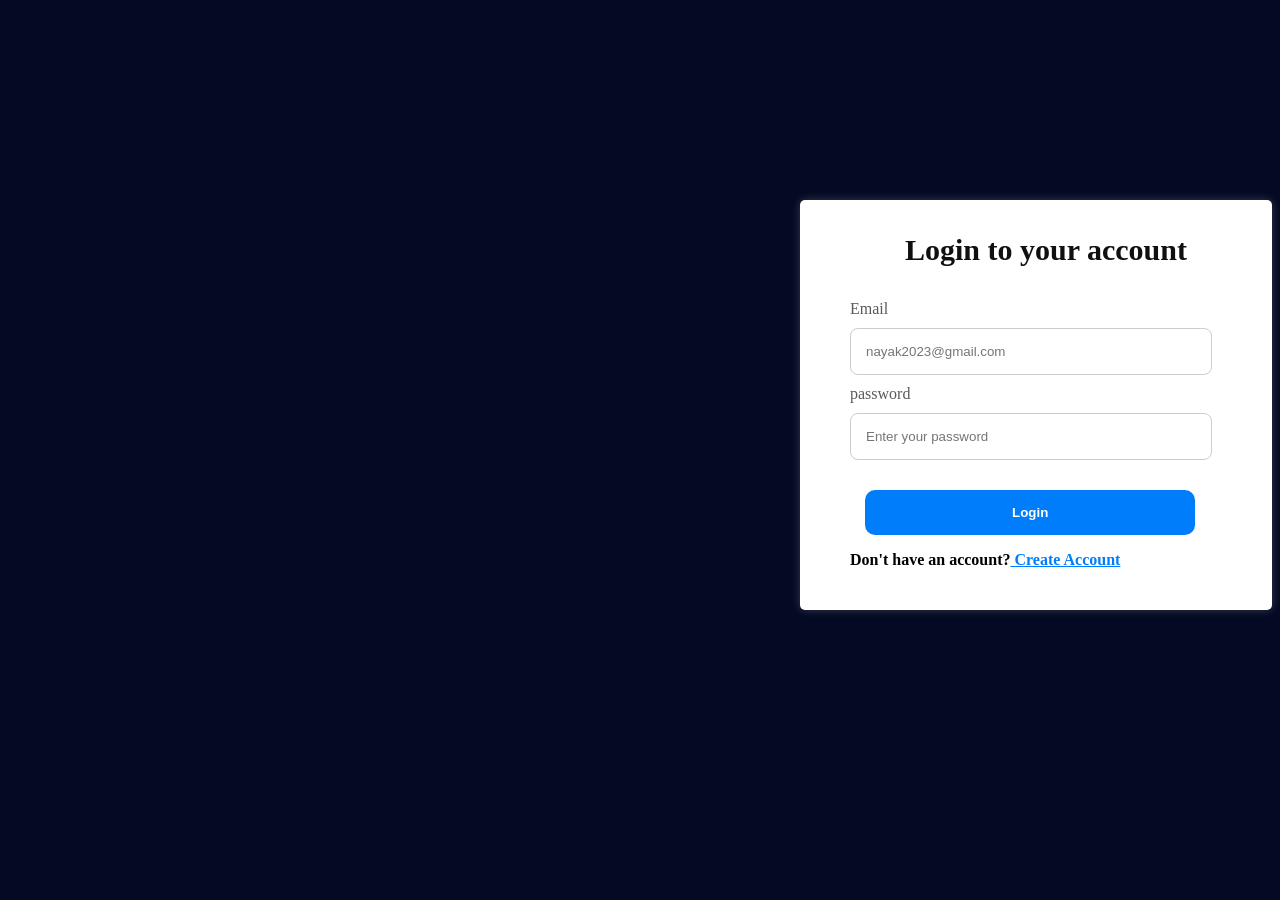
<file: index.html>
<!DOCTYPE html>
<html lang="en">
<head>
    <meta charset="UTF-8">
    <meta name="viewport" content="width=device-width, initial-scale=1.0">
    <title>login in</title>
    <link rel="stylesheet" href="public/login.css">

</head>
<body bgcolor="#050a24">

    <div class="container">
        <div class="logo">
            <h2>Login to your account</h2>
        </div>
        <a class="email">Email</a>
        <form  id="loginForm" action="/" method="post">
            <input type="text" name="email" id="email" placeholder="nayak2023@gmail.com" required><br>
            <a class="pass">password</a>
            <input type="password" name="user_pass" id="password" placeholder="Enter your password" required><br>
            <button type="submit" value="login">Login</button>
            <!-- <button type="submit" value="login">SignUp</button> -->
        </form>
        <p class="create_account">Don't have an account?<a href="public/signup.html" style="color:#007DFA;">   Create Account</a></p>
</body>
</html>
</file>
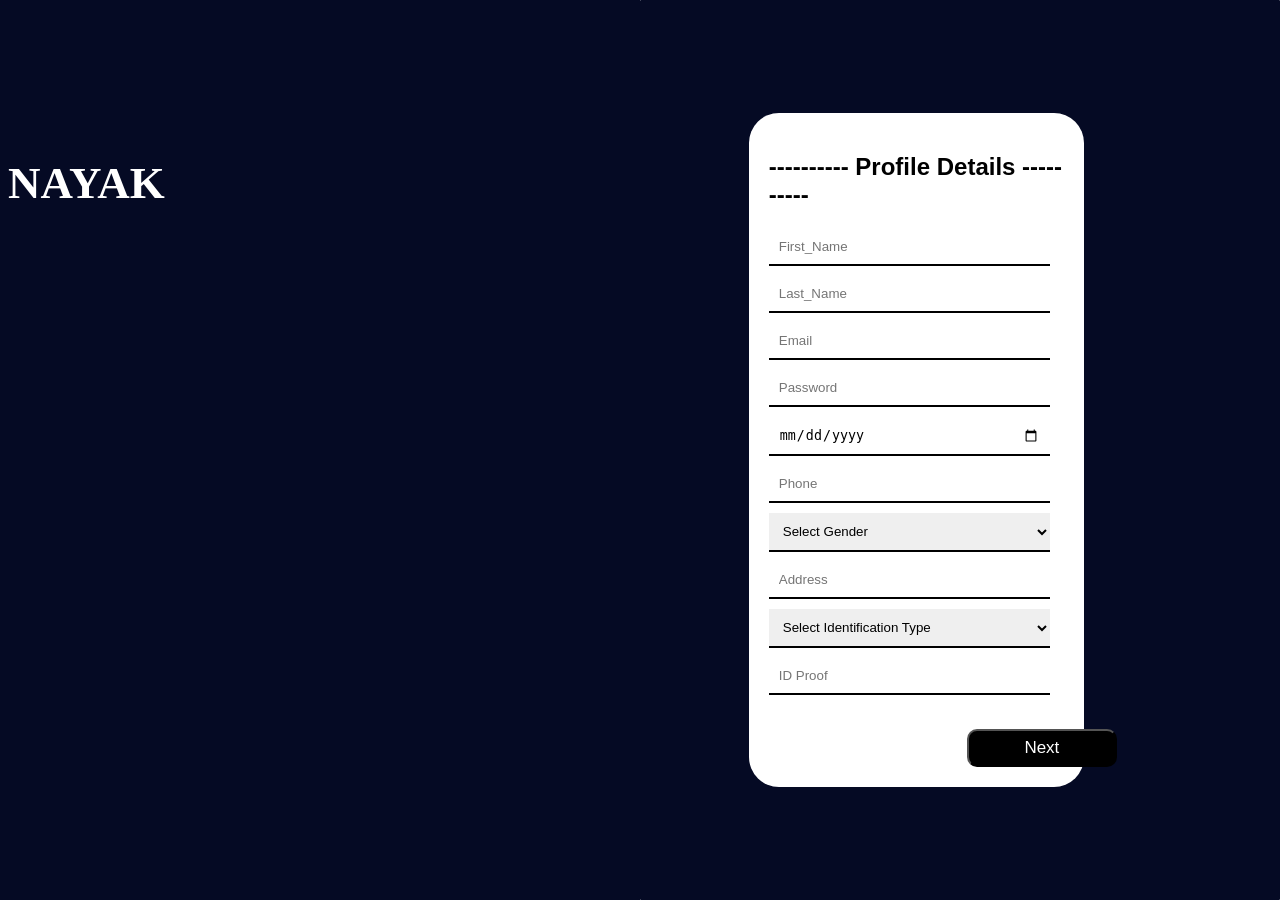
<file: public/signup.html>
<!DOCTYPE html>
<html lang="en">
<head>
    <meta charset="UTF-8">
    <title>Profile Page</title>
    <link rel="stylesheet" href="signup.css">
</head>
<body>
    <div class="left-section">
        <h1>NAYAK</h1>
    </div>

<!-- ----------------------------------------------- -->
    <div class="right-section">
        <form id="profileForm" action="/submit-profile" method="post">
        
            <div class="profile-box">
            <h2>---------- Profile Details ----------</h2> 
                
            <input type="text" name="first_Name" class="input" placeholder="First_Name">
            <input type="text" name="last_Name" class="input" placeholder="Last_Name"><br>
            <input type="email" name="email" class="input" placeholder="Email" ><br>
            <input type="Password" name="user_pass" class="input" placeholder="Password"><br>
            <input type="date" name="dob" class="input" placeholder="Date of Birth"><br>
            <input type="number" name="phone" class="input" placeholder="Phone"><br>
            
            <select class="input" name="gender">
                <option value="" selected disabled>Select Gender</option>
                <option value="male">Male</option>
                <option value="female">Female</option>
                <option value="other">Other</option>
            </select>
            <br>

            <input type="text" name="address" class="address" placeholder="Address">
            <br>
            
            <select class="id" name="idType">
                <option value="" >Select Identification Type</option>
                <option value="aadhar">Aadhar Card</option>
                <option value="passport">Passport</option>
                <option value="driver_license">Driver's License</option>
                <option value="national_id">National ID</option>
            </select><br>
            
            <input type="text" name="proofNo" class="proof" placeholder="ID Proof"><br>

            <button class="next" type="submit">Next </button>
        
        </form>
    </div>
    
</body>
</html>
</file>
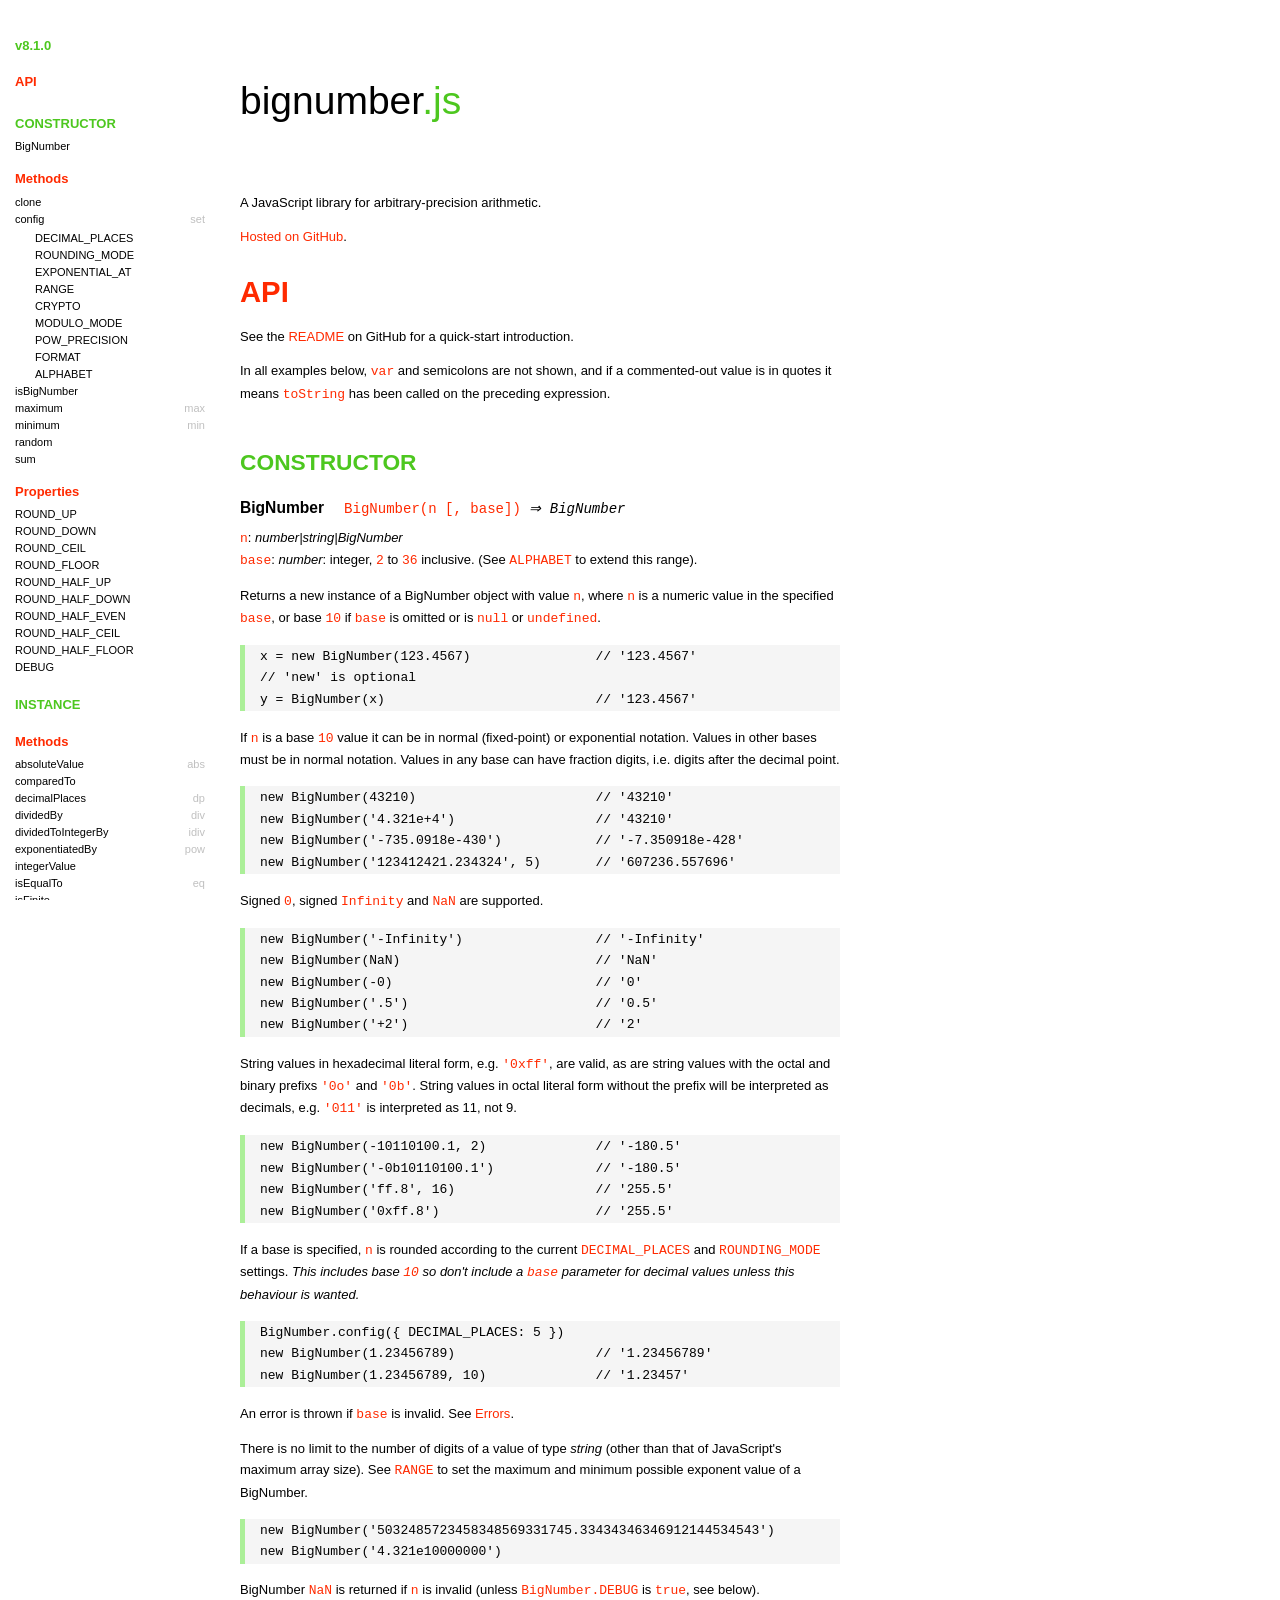
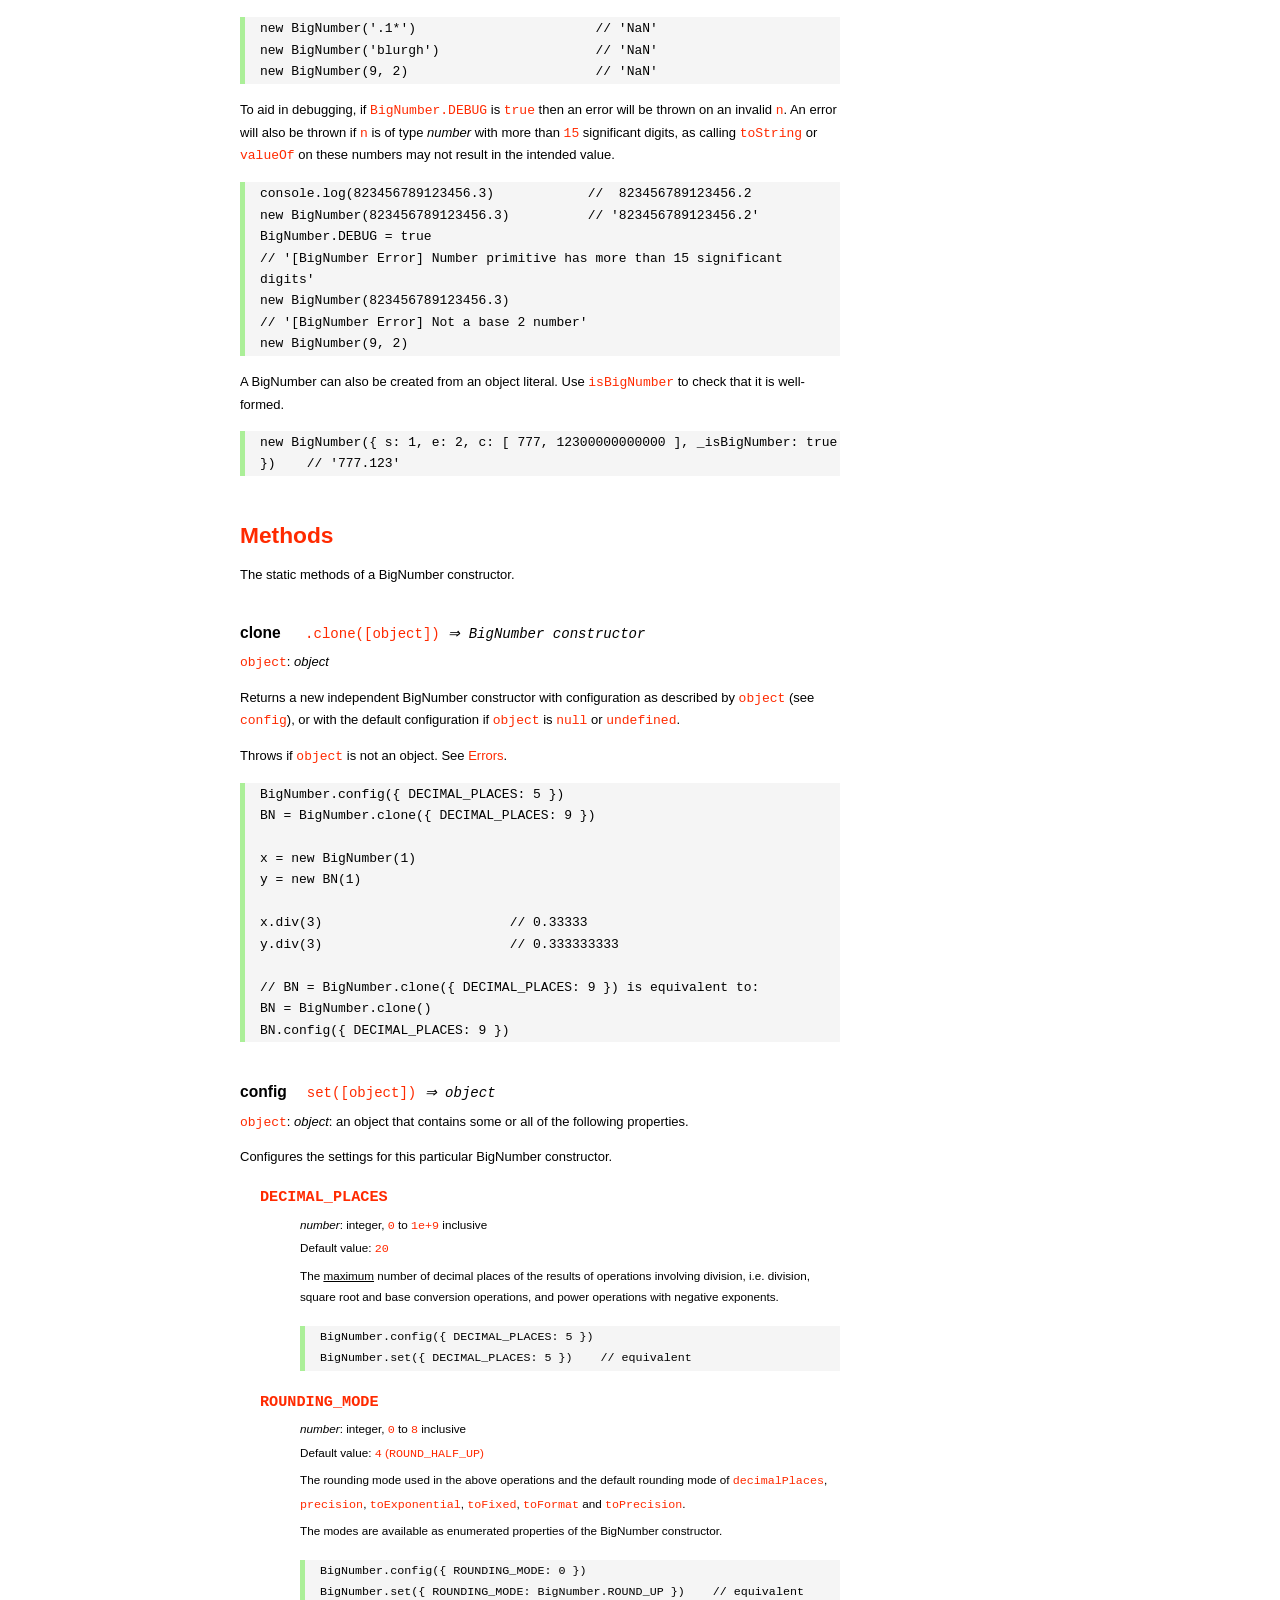
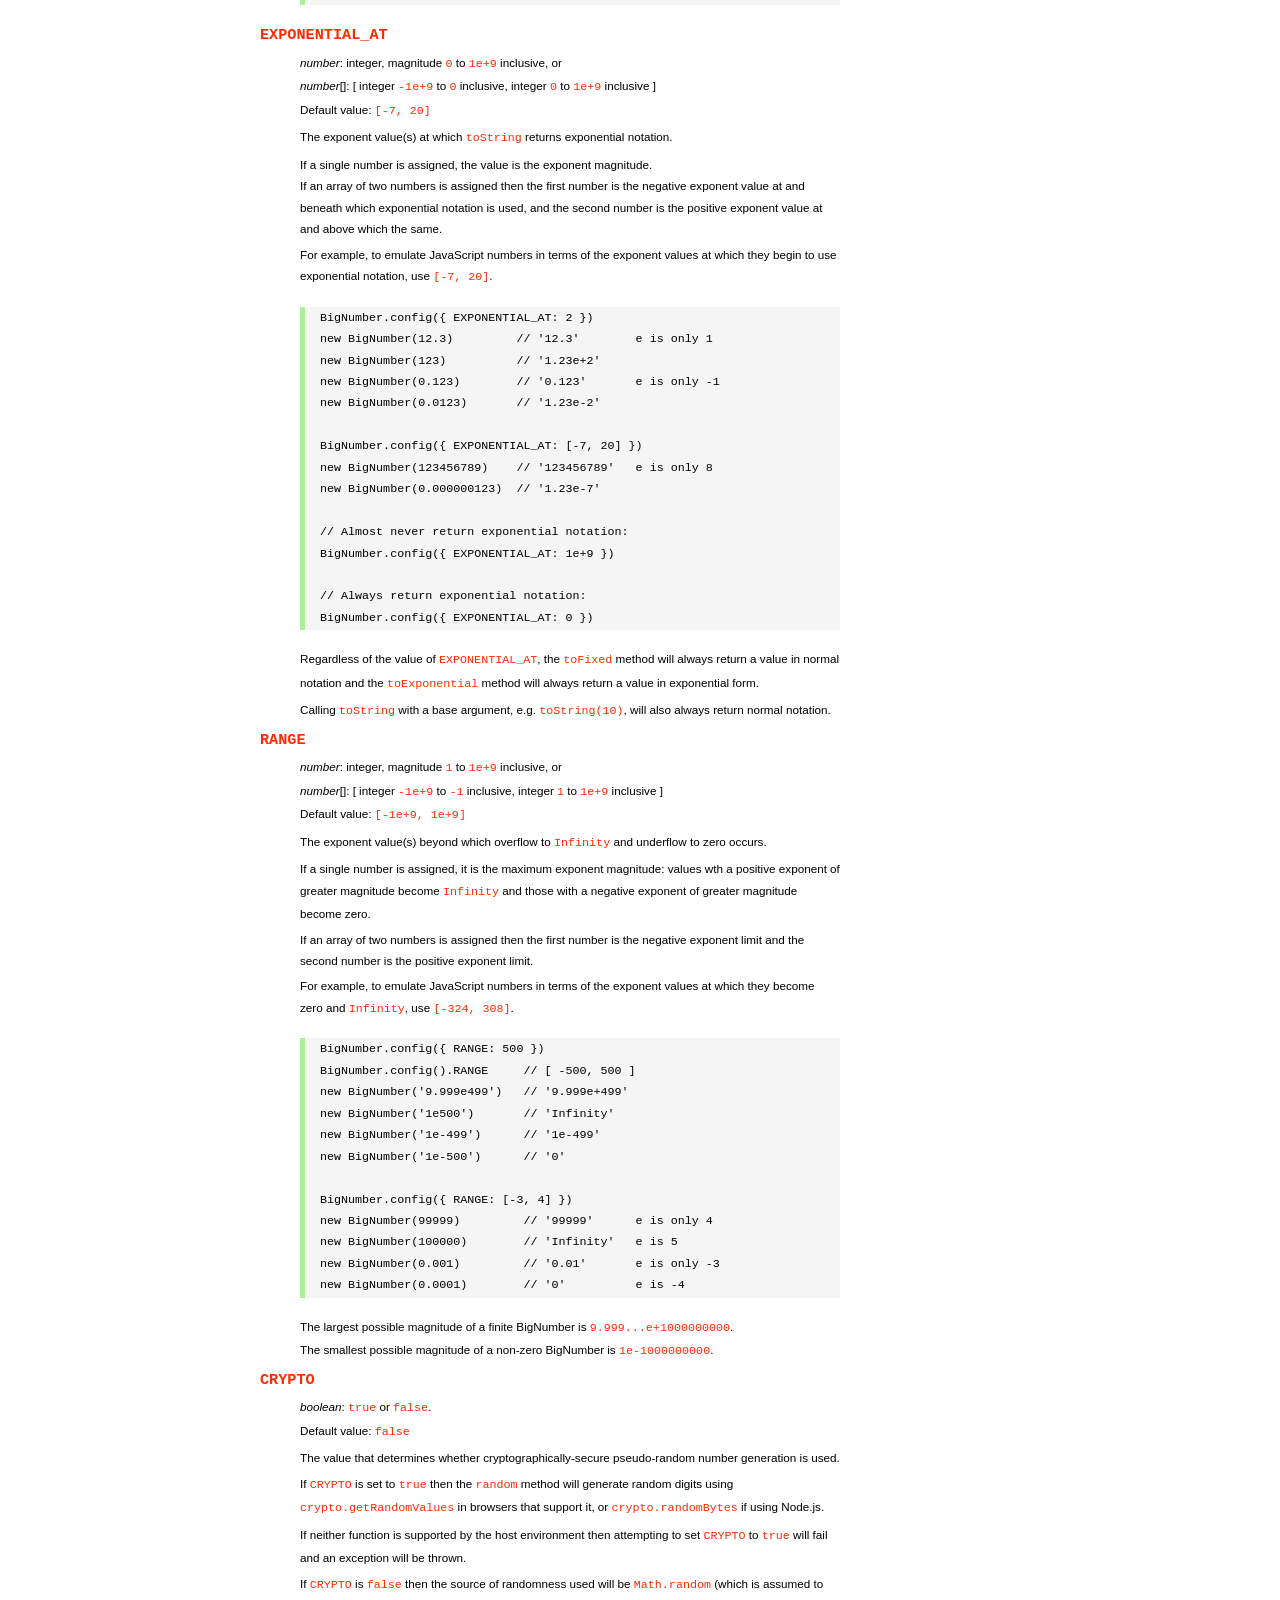
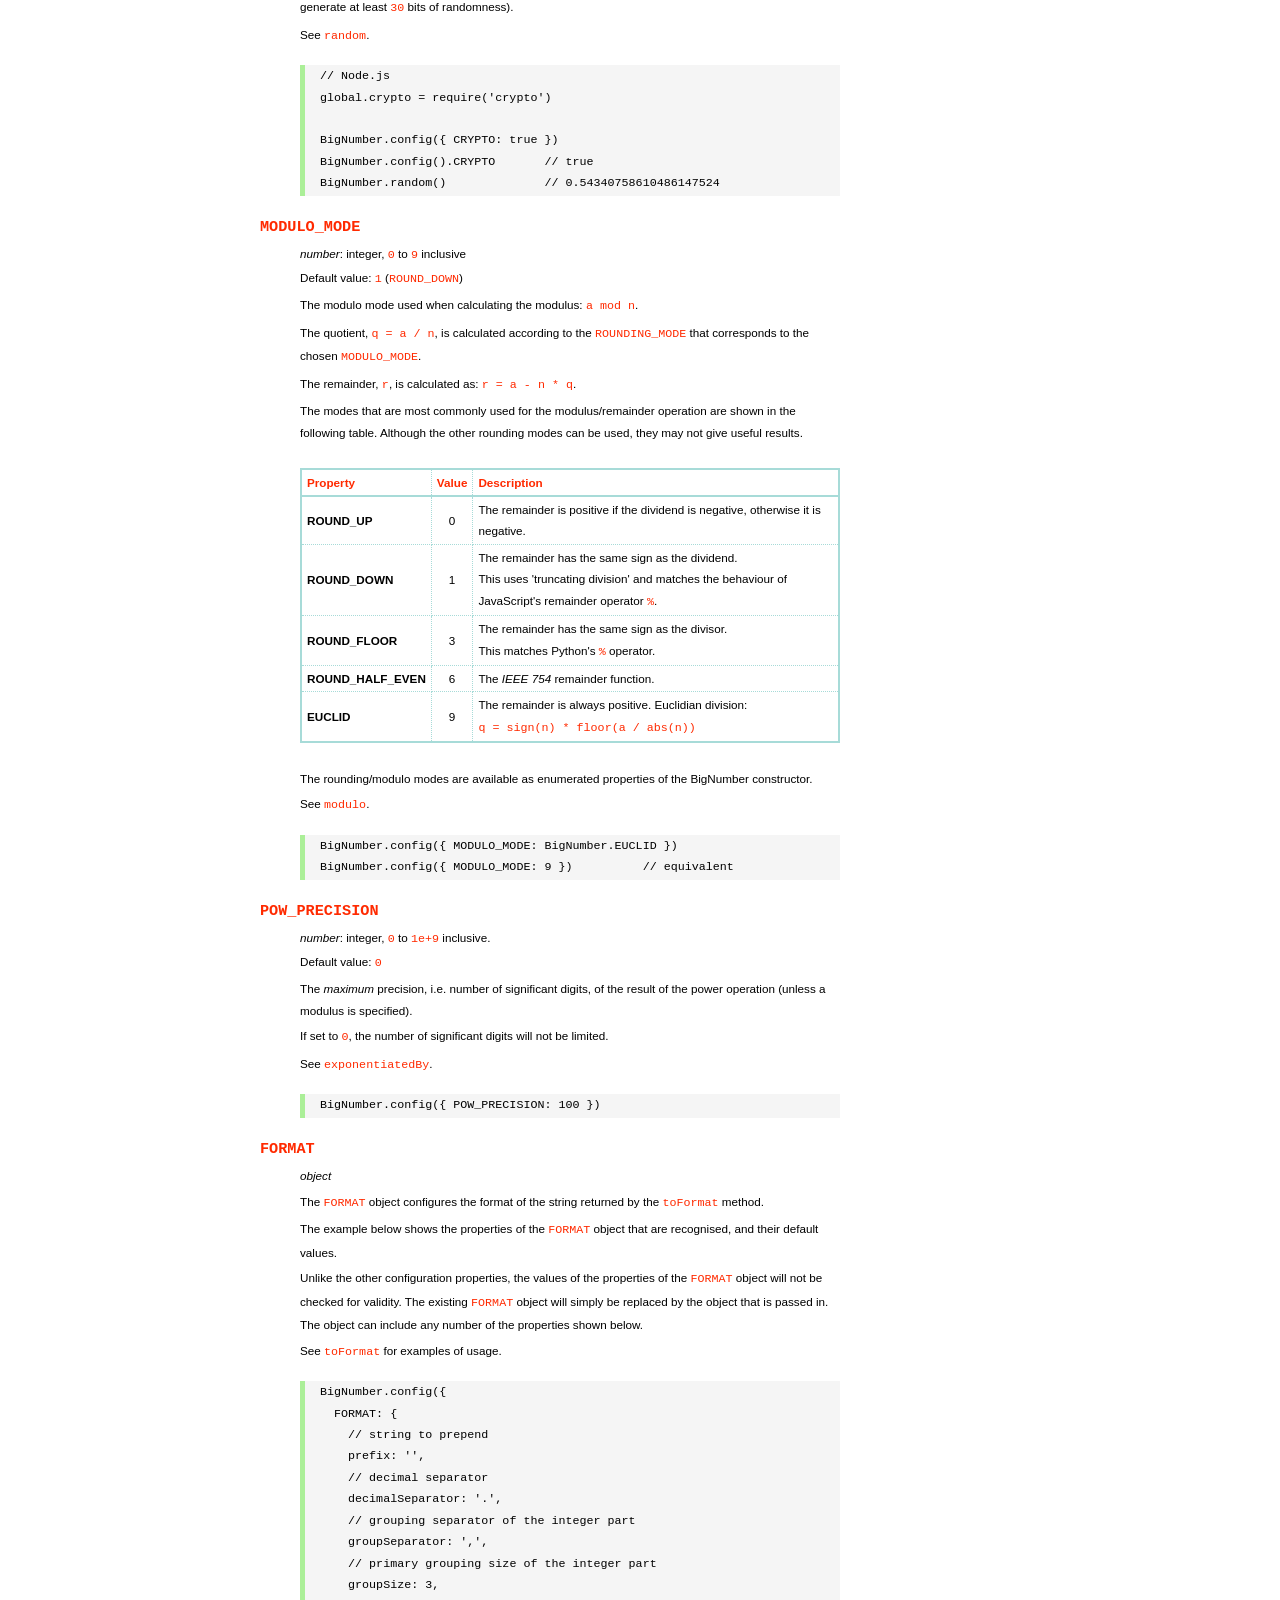
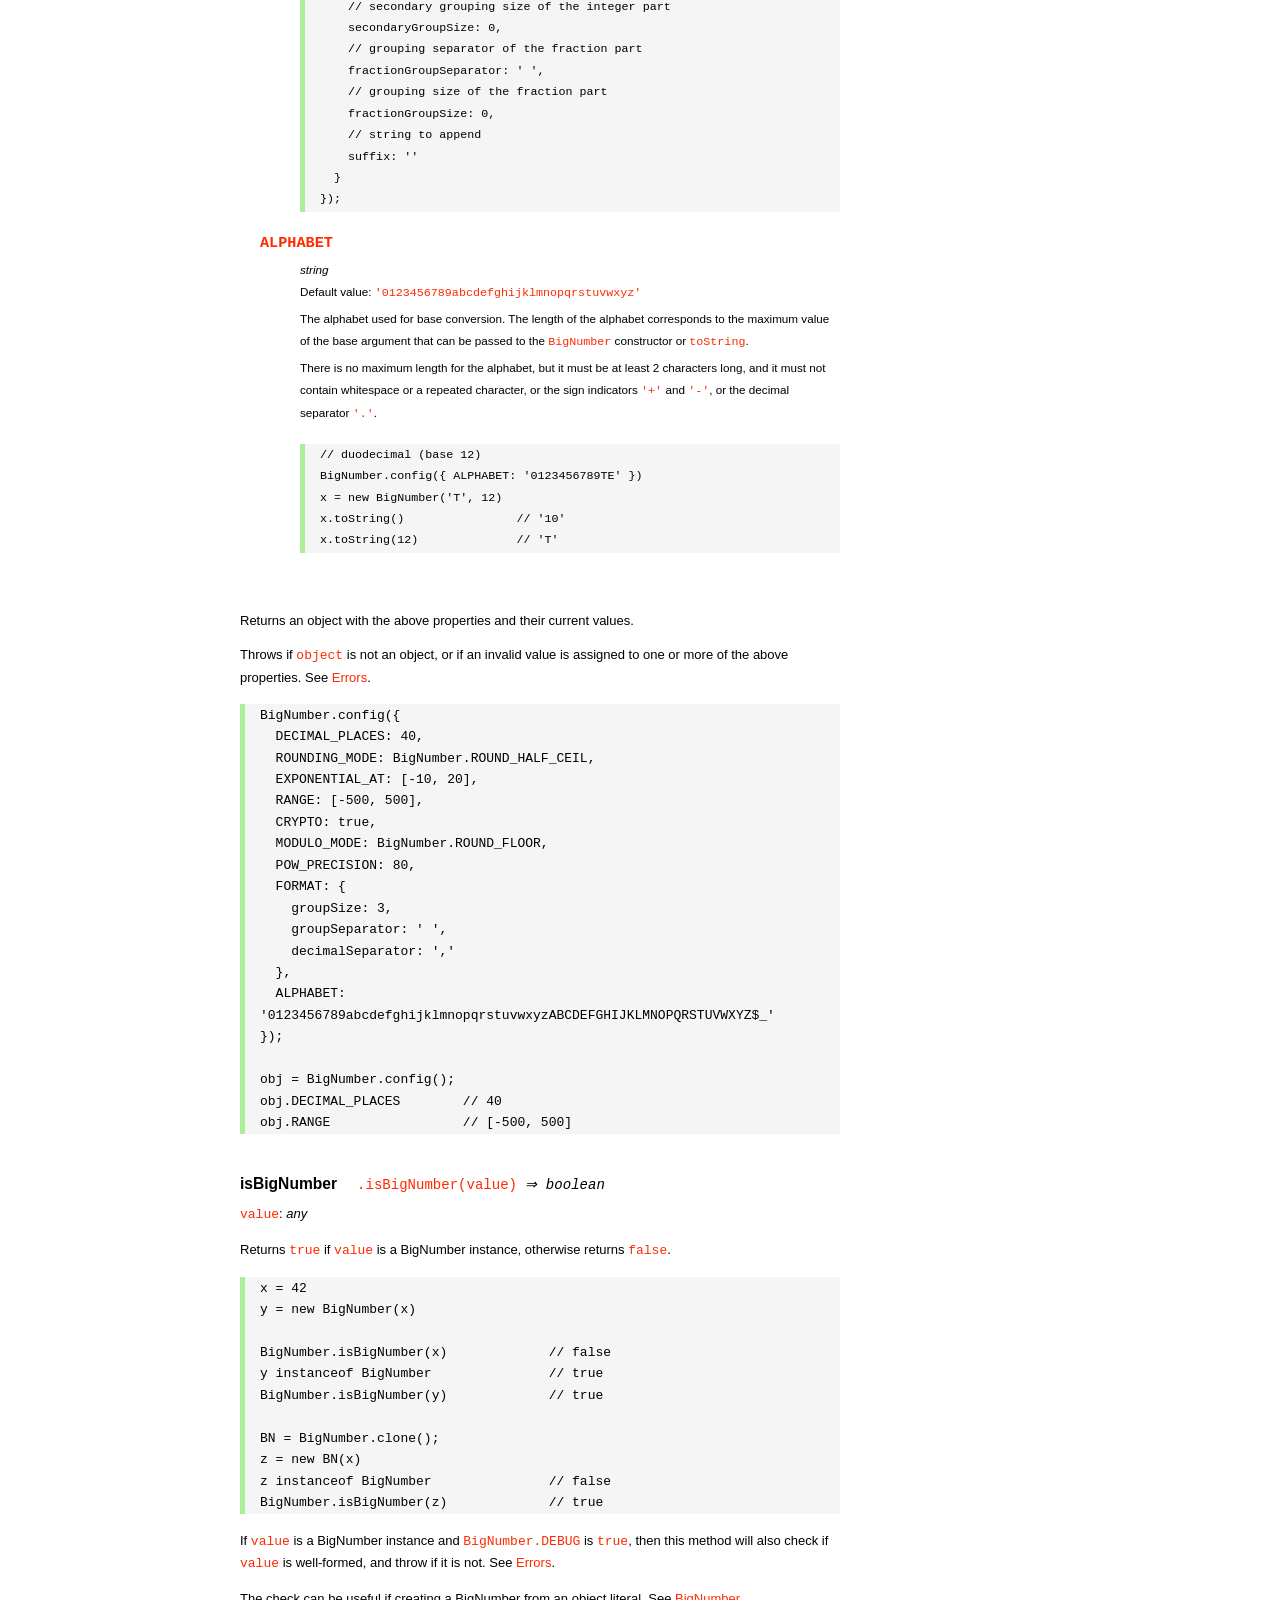
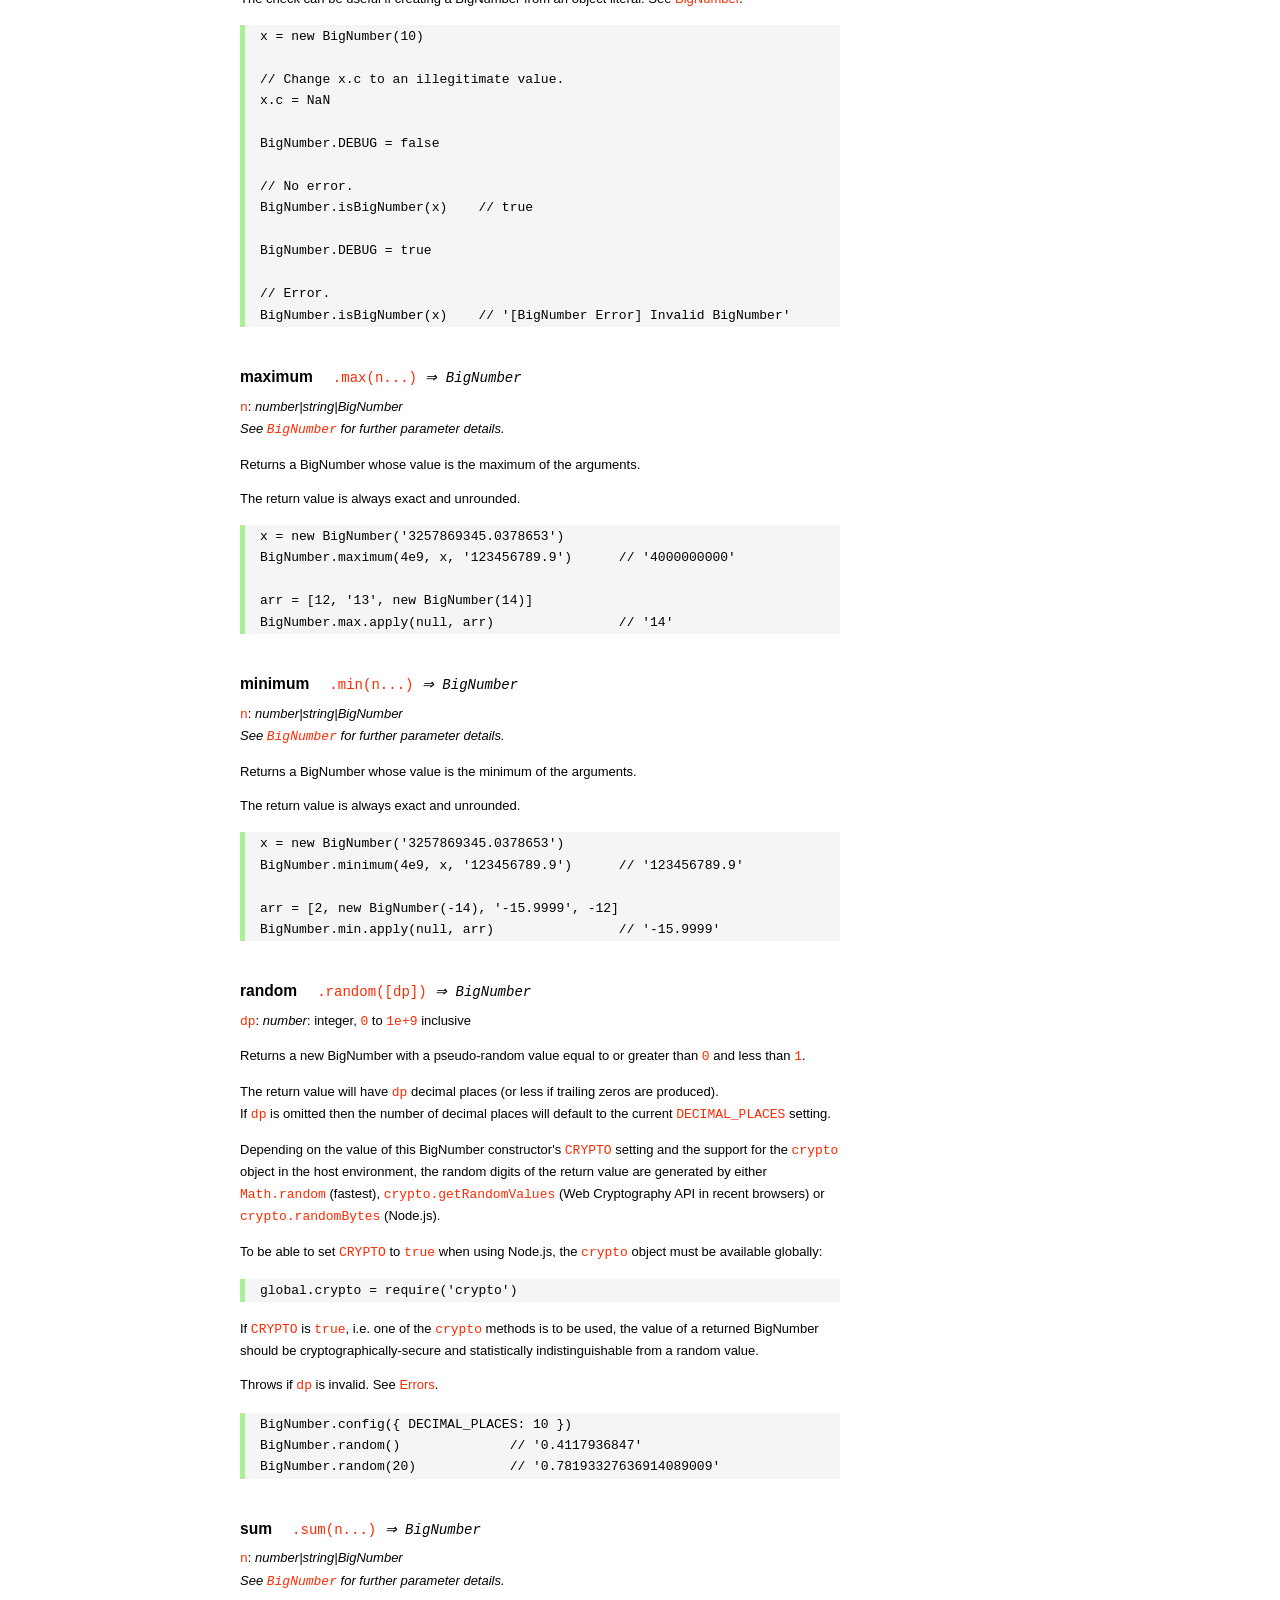
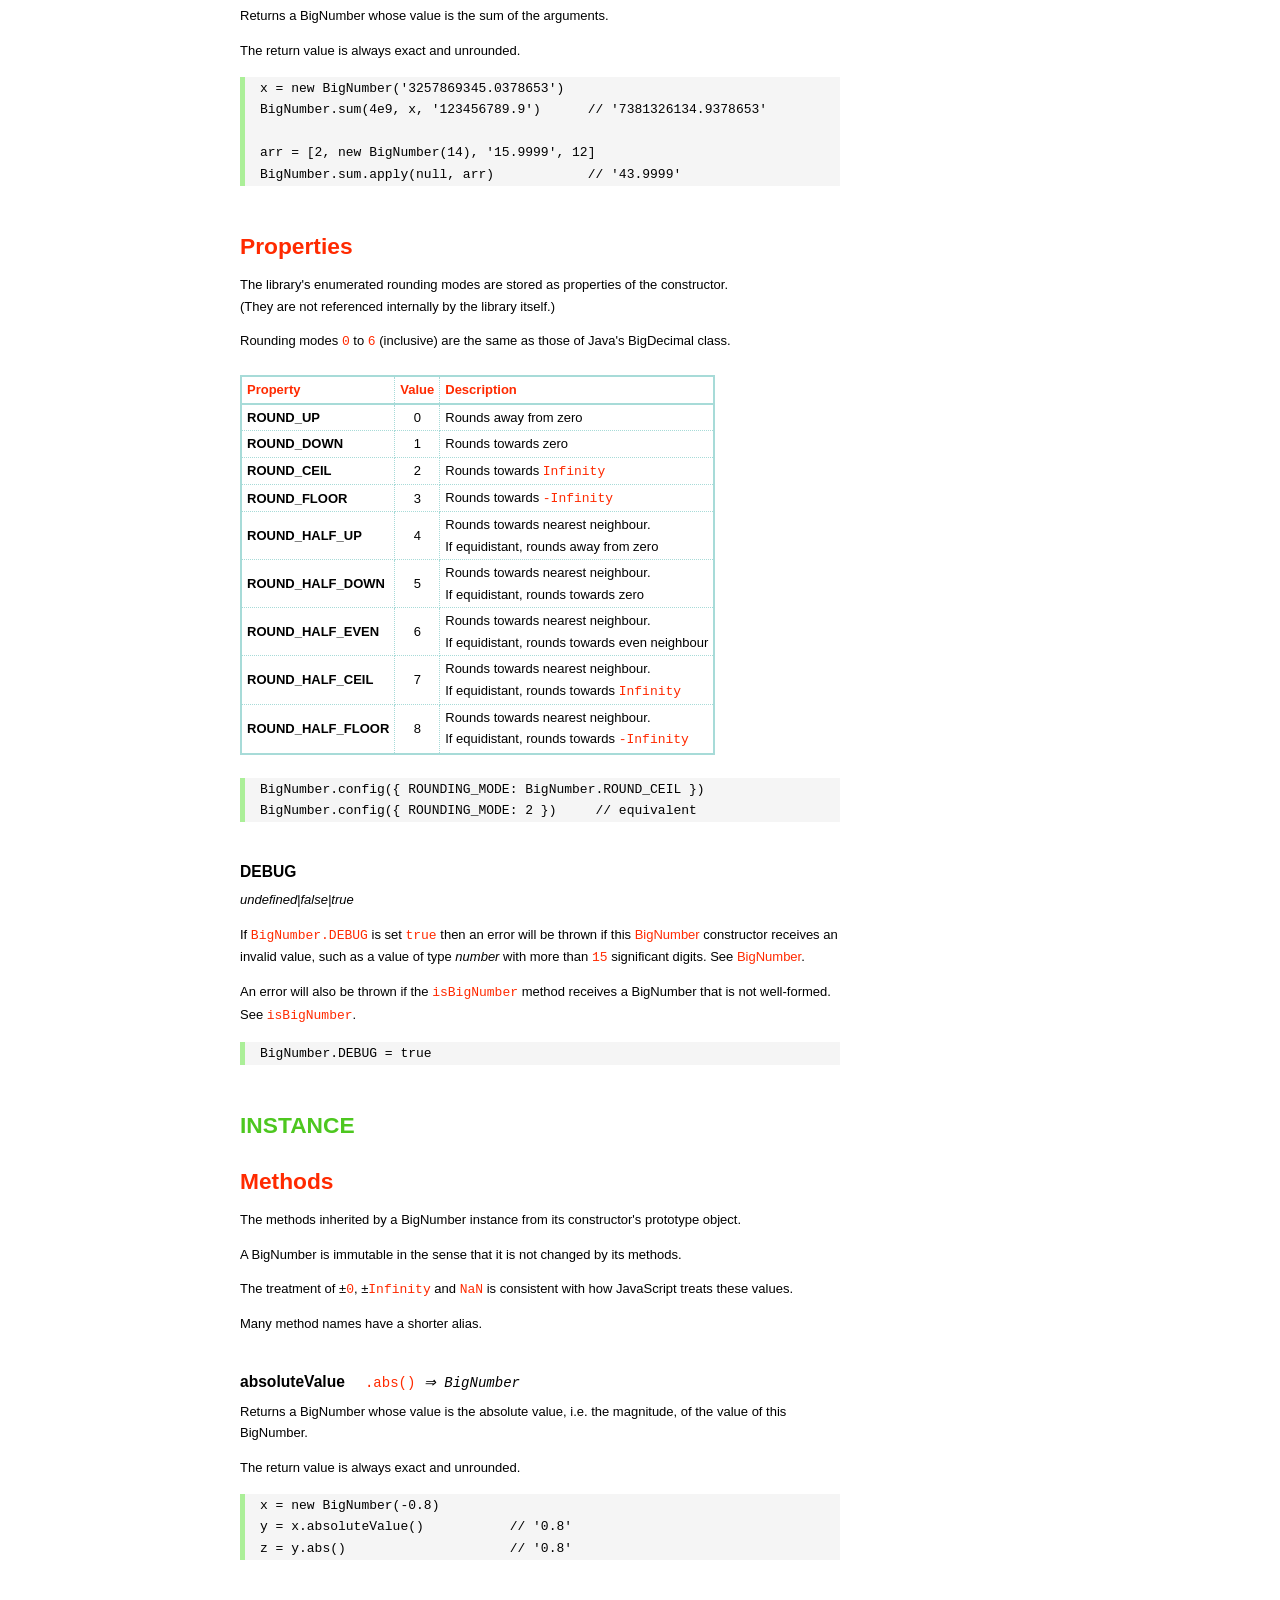
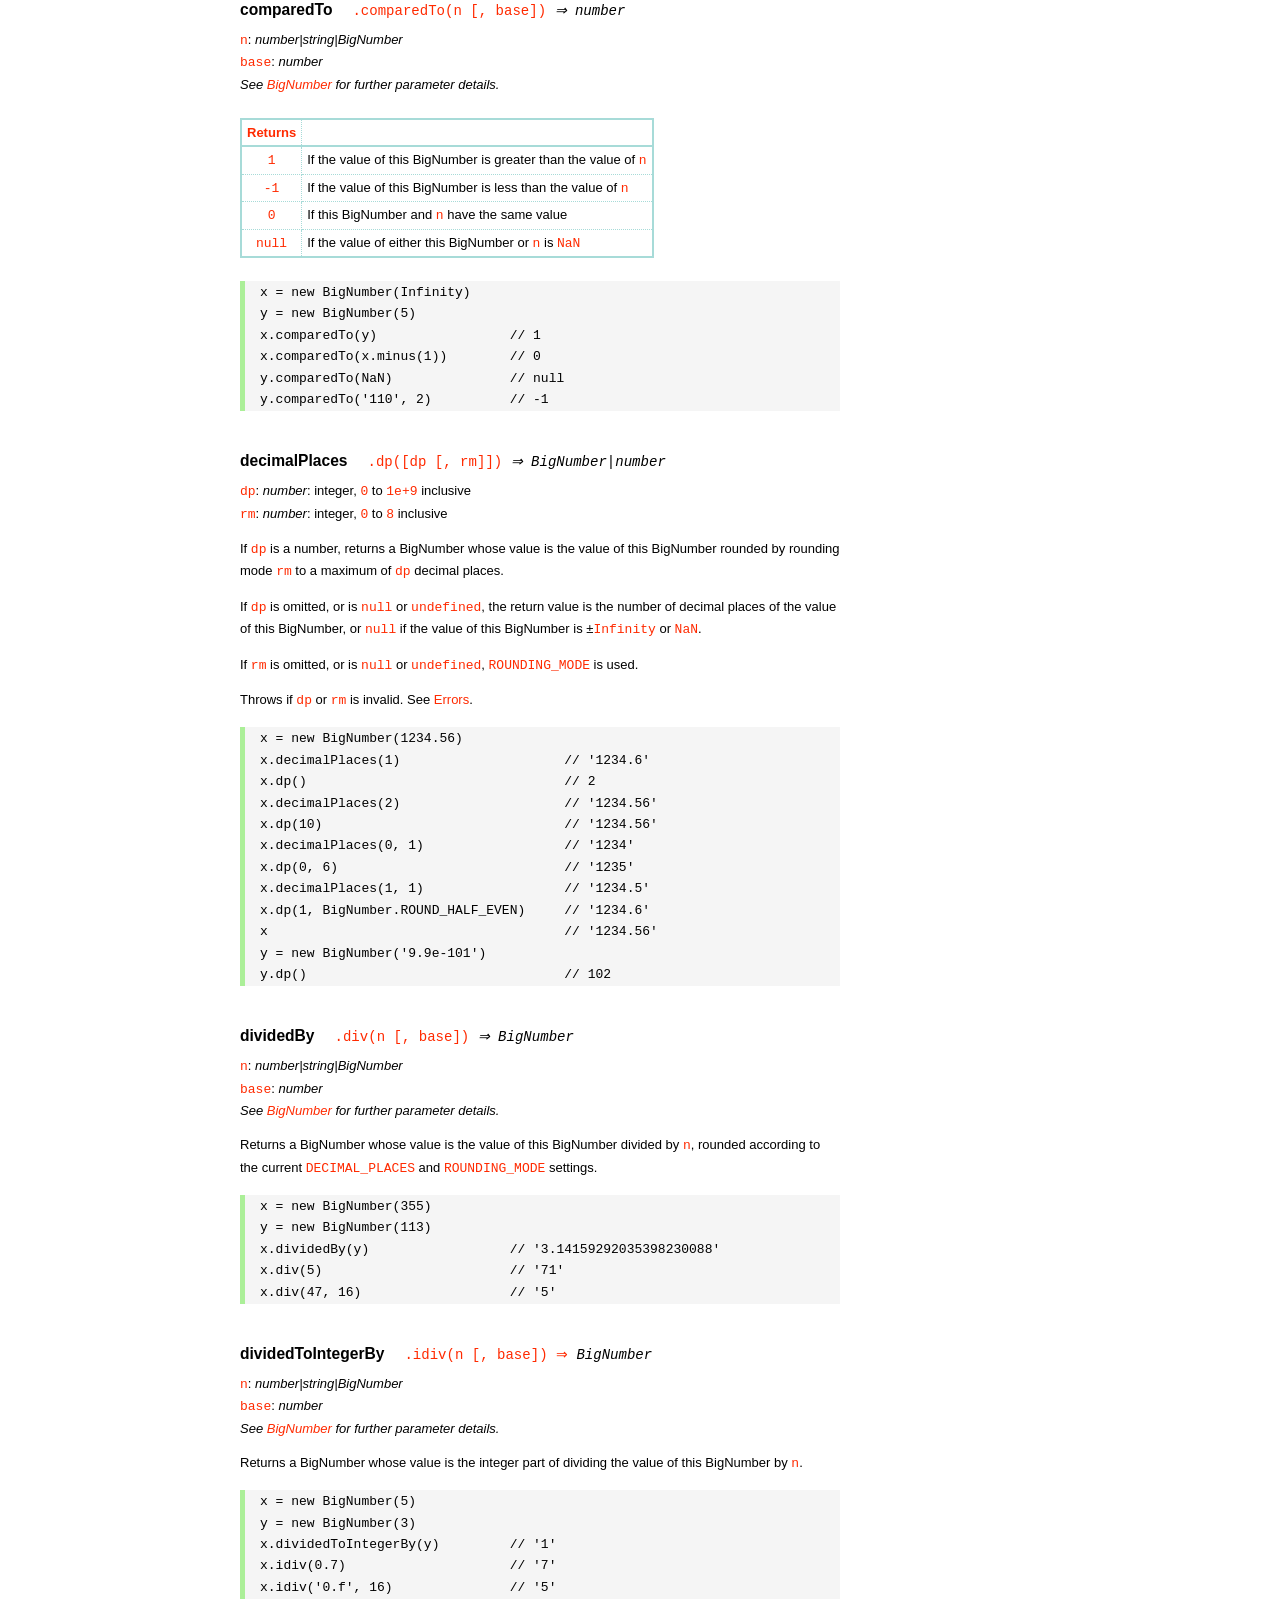
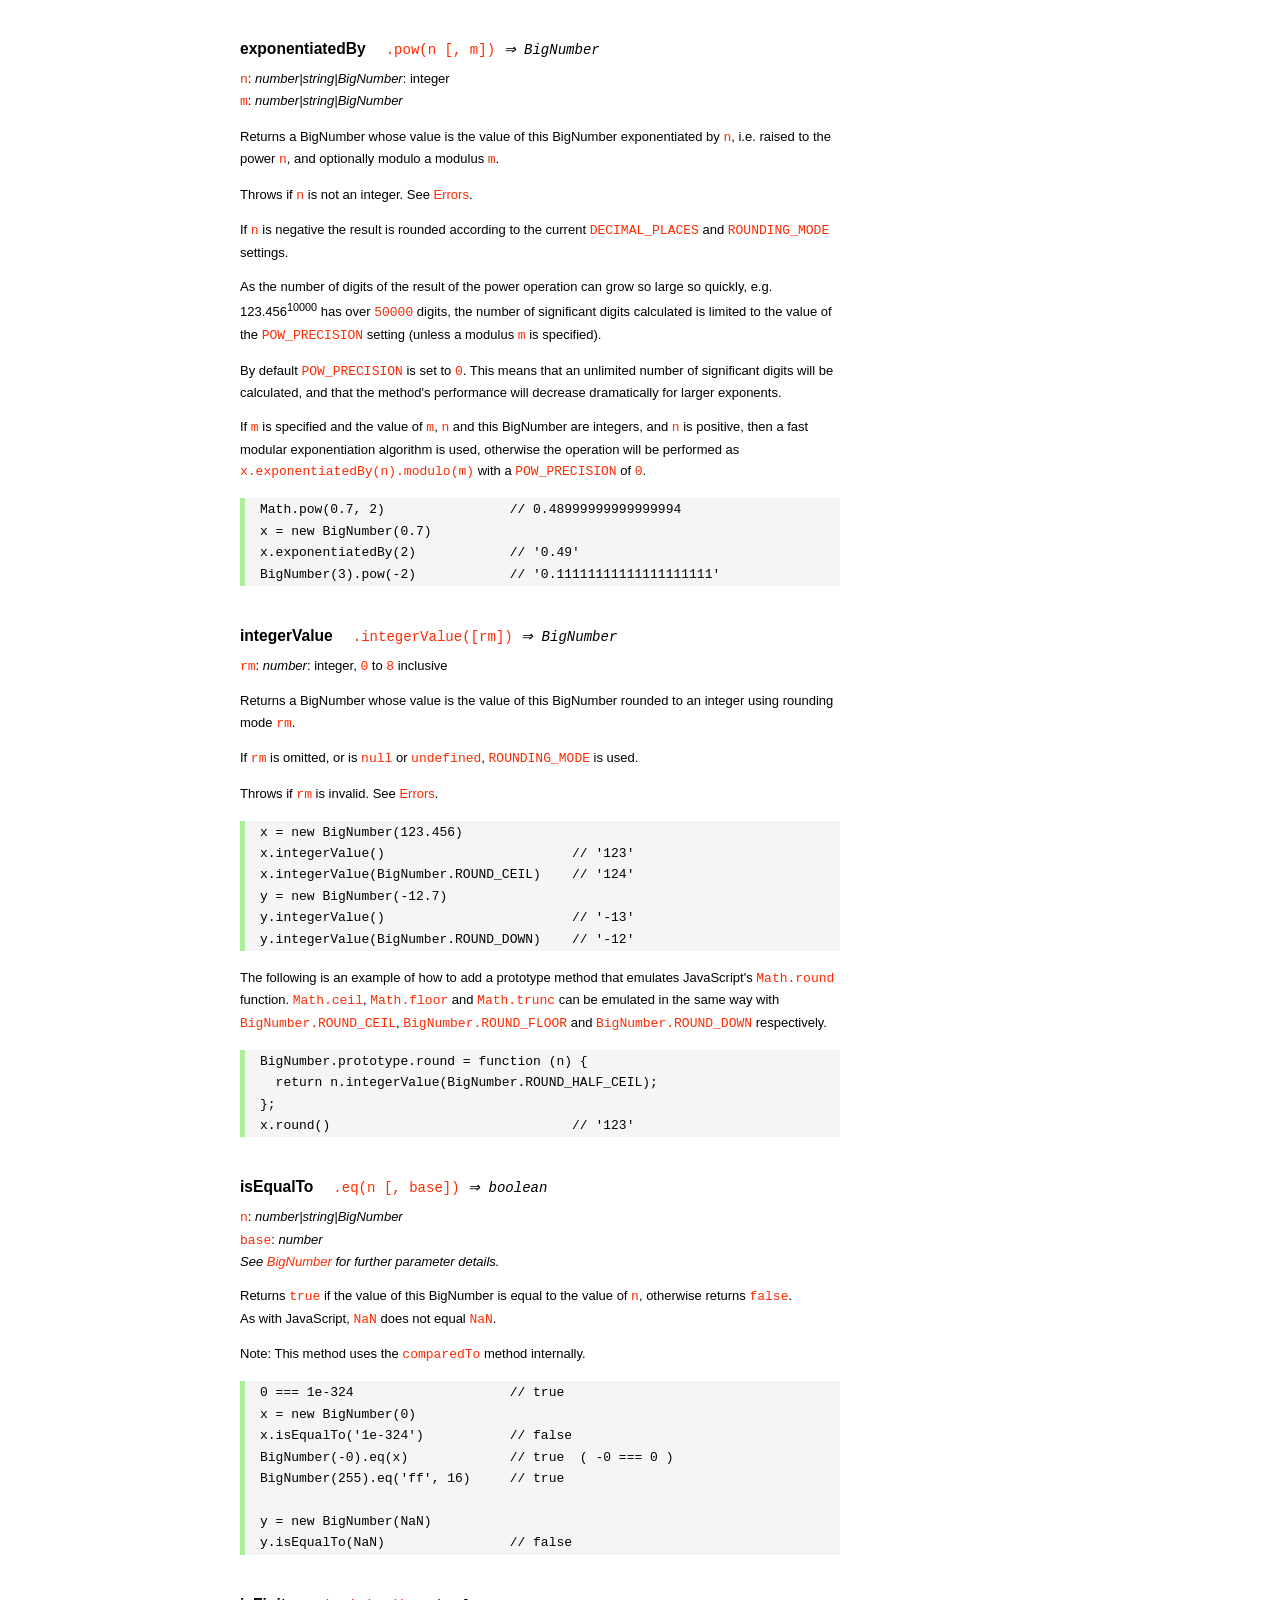
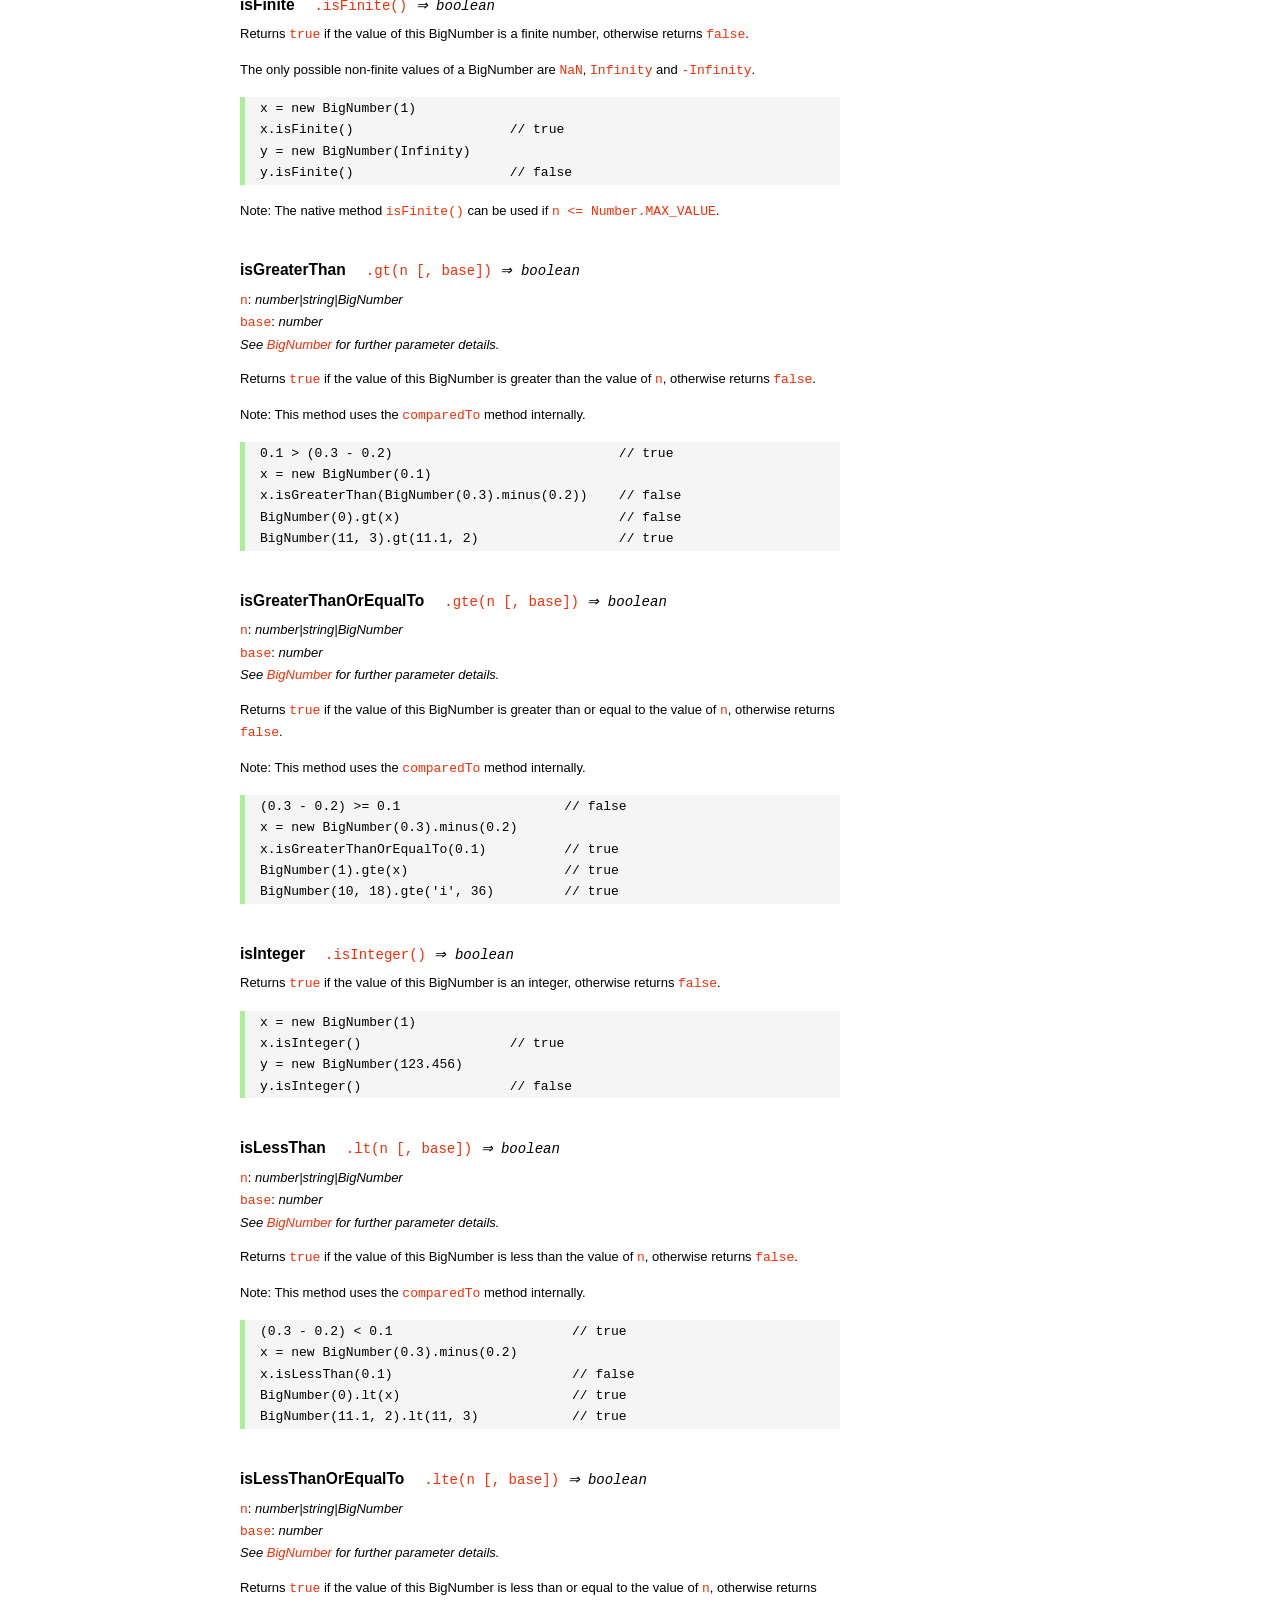
<file: node_modules/bignumber.js/doc/API.html>
<!DOCTYPE HTML>
<html>
<head>
<meta charset="utf-8">
<meta http-equiv="X-UA-Compatible" content="IE=edge">
<meta name="Author" content="M Mclaughlin">
<title>bignumber.js API</title>
<style>
html{font-size:100%}
body{background:#fff;font-family:"Helvetica Neue",Helvetica,Arial,sans-serif;font-size:13px;
  line-height:1.65em;min-height:100%;margin:0}
body,i{color:#000}
.nav{background:#fff;position:fixed;top:0;bottom:0;left:0;width:200px;overflow-y:auto;
  padding:15px 0 30px 15px}
div.container{width:600px;margin:50px 0 50px 240px}
p{margin:0 0 1em;width:600px}
pre,ul{margin:1em 0}
h1,h2,h3,h4,h5{margin:0;padding:1.5em 0 0}
h1,h2{padding:.75em 0}
h1{font:400 3em Verdana,sans-serif;color:#000;margin-bottom:1em}
h2{font-size:2.25em;color:#ff2a00}
h3{font-size:1.75em;color:#4dc71f}
h4{font-size:1.75em;color:#ff2a00;padding-bottom:.75em}
h5{font-size:1.2em;margin-bottom:.4em}
h6{font-size:1.1em;margin-bottom:0.8em;padding:0.5em 0}
dd{padding-top:.35em}
dt{padding-top:.5em}
b{font-weight:700}
dt b{font-size:1.3em}
a,a:visited{color:#ff2a00;text-decoration:none}
a:active,a:hover{outline:0;text-decoration:underline}
.nav a,.nav b,.nav a:visited{display:block;color:#ff2a00;font-weight:700; margin-top:15px}
.nav b{color:#4dc71f;margin-top:20px;cursor:default;width:auto}
ul{list-style-type:none;padding:0 0 0 20px}
.nav ul{line-height:14px;padding-left:0;margin:5px 0 0}
.nav ul a,.nav ul a:visited,span{display:inline;color:#000;font-family:Verdana,Geneva,sans-serif;
  font-size:11px;font-weight:400;margin:0}
.inset,ul.inset{margin-left:20px}
.inset{font-size:.9em}
.nav li{width:auto;margin:0 0 3px}
.alias{font-style:italic;margin-left:20px}
table{border-collapse:collapse;border-spacing:0;border:2px solid #a7dbd8;margin:1.75em 0;padding:0}
td,th{text-align:left;margin:0;padding:2px 5px;border:1px dotted #a7dbd8}
th{border-top:2px solid #a7dbd8;border-bottom:2px solid #a7dbd8;color:#ff2a00}
code,pre{font-family:Consolas, monaco, monospace;font-weight:400}
pre{background:#f5f5f5;white-space:pre-wrap;word-wrap:break-word;border-left:5px solid #abef98;
  padding:1px 0 1px 15px;margin:1.2em 0}
code,.nav-title{color:#ff2a00}
.end{margin-bottom:25px}
.centre{text-align:center}
.error-table{font-size:13px;width:100%}
#faq{margin:3em 0 0}
li span{float:right;margin-right:10px;color:#c0c0c0}
#js{font:inherit;color:#4dc71f}
</style>
</head>
<body>

  <div class="nav">

    <b>v8.1.0</b>

	<a class='nav-title' href="#">API</a>

    <b> CONSTRUCTOR </b>
    <ul>
      <li><a href="#bignumber">BigNumber</a></li>
    </ul>

    <a href="#methods">Methods</a>
    <ul>
      <li><a href="#clone">clone</a></li>
      <li><a href="#config" >config</a><span>set</span></li>
      <li>
        <ul class="inset">
          <li><a href="#decimal-places">DECIMAL_PLACES</a></li>
          <li><a href="#rounding-mode" >ROUNDING_MODE</a></li>
          <li><a href="#exponential-at">EXPONENTIAL_AT</a></li>
          <li><a href="#range"         >RANGE</a></li>
          <li><a href="#crypto"        >CRYPTO</a></li>
          <li><a href="#modulo-mode"   >MODULO_MODE</a></li>
          <li><a href="#pow-precision" >POW_PRECISION</a></li>
          <li><a href="#format"        >FORMAT</a></li>
          <li><a href="#alphabet"      >ALPHABET</a></li>
        </ul>
      </li>
      <li><a href="#isBigNumber">isBigNumber</a></li>
      <li><a href="#max"        >maximum</a><span>max</span></li>
      <li><a href="#min"        >minimum</a><span>min</span></li>
      <li><a href="#random"     >random</a></li>
      <li><a href="#sum"        >sum</a></li>
    </ul>

    <a href="#constructor-properties">Properties</a>
    <ul>
      <li><a href="#round-up"        >ROUND_UP</a></li>
      <li><a href="#round-down"      >ROUND_DOWN</a></li>
      <li><a href="#round-ceil"      >ROUND_CEIL</a></li>
      <li><a href="#round-floor"     >ROUND_FLOOR</a></li>
      <li><a href="#round-half-up"   >ROUND_HALF_UP</a></li>
      <li><a href="#round-half-down" >ROUND_HALF_DOWN</a></li>
      <li><a href="#round-half-even" >ROUND_HALF_EVEN</a></li>
      <li><a href="#round-half-ceil" >ROUND_HALF_CEIL</a></li>
      <li><a href="#round-half-floor">ROUND_HALF_FLOOR</a></li>
      <li><a href="#debug"           >DEBUG</a></li>
    </ul>

    <b> INSTANCE </b>

    <a href="#prototype-methods">Methods</a>
    <ul>
      <li><a href="#abs"    >absoluteValue         </a><span>abs</span>  </li>
      <li><a href="#cmp"    >comparedTo            </a>                  </li>
      <li><a href="#dp"     >decimalPlaces         </a><span>dp</span>   </li>
      <li><a href="#div"    >dividedBy             </a><span>div</span>  </li>
      <li><a href="#divInt" >dividedToIntegerBy    </a><span>idiv</span> </li>
      <li><a href="#pow"    >exponentiatedBy       </a><span>pow</span>  </li>
      <li><a href="#int"    >integerValue          </a>                  </li>
      <li><a href="#eq"     >isEqualTo             </a><span>eq</span>   </li>
      <li><a href="#isF"    >isFinite              </a>                  </li>
      <li><a href="#gt"     >isGreaterThan         </a><span>gt</span>   </li>
      <li><a href="#gte"    >isGreaterThanOrEqualTo</a><span>gte</span>  </li>
      <li><a href="#isInt"  >isInteger             </a>                  </li>
      <li><a href="#lt"     >isLessThan            </a><span>lt</span>   </li>
      <li><a href="#lte"    >isLessThanOrEqualTo   </a><span>lte</span>  </li>
      <li><a href="#isNaN"  >isNaN                 </a>                  </li>
      <li><a href="#isNeg"  >isNegative            </a>                  </li>
      <li><a href="#isPos"  >isPositive            </a>                  </li>
      <li><a href="#isZ"    >isZero                </a>                  </li>
      <li><a href="#minus"  >minus                 </a>                  </li>
      <li><a href="#mod"    >modulo                </a><span>mod</span>  </li>
      <li><a href="#times"  >multipliedBy          </a><span>times</span></li>
      <li><a href="#neg"    >negated               </a>                  </li>
      <li><a href="#plus"   >plus                  </a>                  </li>
      <li><a href="#sd"     >precision             </a><span>sd</span>   </li>
      <li><a href="#shift"  >shiftedBy             </a>                  </li>
      <li><a href="#sqrt"   >squareRoot            </a><span>sqrt</span> </li>
      <li><a href="#toE"    >toExponential         </a>                  </li>
      <li><a href="#toFix"  >toFixed               </a>                  </li>
      <li><a href="#toFor"  >toFormat              </a>                  </li>
      <li><a href="#toFr"   >toFraction            </a>                  </li>
      <li><a href="#toJSON" >toJSON                </a>                  </li>
      <li><a href="#toN"    >toNumber              </a>                  </li>
      <li><a href="#toP"    >toPrecision           </a>                  </li>
      <li><a href="#toS"    >toString              </a>                  </li>
      <li><a href="#valueOf">valueOf               </a>                  </li>
    </ul>

    <a href="#instance-properties">Properties</a>
    <ul>
      <li><a href="#coefficient">c: coefficient</a></li>
      <li><a href="#exponent"   >e: exponent</a></li>
      <li><a href="#sign"       >s: sign</a></li>
    </ul>

    <a href="#zero-nan-infinity">Zero, NaN &amp; Infinity</a>
    <a href="#Errors">Errors</a>
    <a href="#type-coercion">Type coercion</a>
    <a class='end' href="#faq">FAQ</a>

  </div>

  <div class="container">

    <h1>bignumber<span id='js'>.js</span></h1>

    <p>A JavaScript library for arbitrary-precision arithmetic.</p>
    <p><a href="https://github.com/MikeMcl/bignumber.js">Hosted on GitHub</a>. </p>

    <h2>API</h2>

    <p>
      See the <a href='https://github.com/MikeMcl/bignumber.js'>README</a> on GitHub for a
      quick-start introduction.
    </p>
    <p>
      In all examples below, <code>var</code> and semicolons are not shown, and if a commented-out
      value is in quotes it means <code>toString</code> has been called on the preceding expression.
    </p>


    <h3>CONSTRUCTOR</h3>


    <h5 id="bignumber">
      BigNumber<code class='inset'>BigNumber(n [, base]) <i>&rArr; BigNumber</i></code>
    </h5>
    <p>
      <code>n</code>: <i>number|string|BigNumber</i><br />
      <code>base</code>: <i>number</i>: integer, <code>2</code> to <code>36</code> inclusive. (See
      <a href='#alphabet'><code>ALPHABET</code></a> to extend this range).
    </p>
    <p>
      Returns a new instance of a BigNumber object with value <code>n</code>, where <code>n</code>
      is a numeric value in the specified <code>base</code>, or base <code>10</code> if
      <code>base</code> is omitted or is <code>null</code> or <code>undefined</code>.
    </p>
    <pre>
x = new BigNumber(123.4567)                // '123.4567'
// 'new' is optional
y = BigNumber(x)                           // '123.4567'</pre>
    <p>
      If <code>n</code> is a base <code>10</code> value it can be in normal (fixed-point) or
      exponential notation. Values in other bases must be in normal notation. Values in any base can
      have fraction digits, i.e. digits after the decimal point.
    </p>
    <pre>
new BigNumber(43210)                       // '43210'
new BigNumber('4.321e+4')                  // '43210'
new BigNumber('-735.0918e-430')            // '-7.350918e-428'
new BigNumber('123412421.234324', 5)       // '607236.557696'</pre>
    <p>
      Signed <code>0</code>, signed <code>Infinity</code> and <code>NaN</code> are supported.
    </p>
    <pre>
new BigNumber('-Infinity')                 // '-Infinity'
new BigNumber(NaN)                         // 'NaN'
new BigNumber(-0)                          // '0'
new BigNumber('.5')                        // '0.5'
new BigNumber('+2')                        // '2'</pre>
    <p>
      String values in hexadecimal literal form, e.g. <code>'0xff'</code>, are valid, as are
      string values with the octal and binary prefixs <code>'0o'</code> and <code>'0b'</code>.
      String values in octal literal form without the prefix will be interpreted as
      decimals, e.g. <code>'011'</code> is interpreted as 11, not 9.
    </p>
    <pre>
new BigNumber(-10110100.1, 2)              // '-180.5'
new BigNumber('-0b10110100.1')             // '-180.5'
new BigNumber('ff.8', 16)                  // '255.5'
new BigNumber('0xff.8')                    // '255.5'</pre>
    <p>
      If a base is specified, <code>n</code> is rounded according to the current
      <a href='#decimal-places'><code>DECIMAL_PLACES</code></a> and
      <a href='#rounding-mode'><code>ROUNDING_MODE</code></a> settings. <em>This includes base
      <code>10</code> so don't include a <code>base</code> parameter for decimal values unless
      this behaviour is wanted.</em>
    </p>
    <pre>BigNumber.config({ DECIMAL_PLACES: 5 })
new BigNumber(1.23456789)                  // '1.23456789'
new BigNumber(1.23456789, 10)              // '1.23457'</pre>
    <p>An error is thrown if <code>base</code> is invalid. See <a href='#Errors'>Errors</a>.</p>
    <p>
      There is no limit to the number of digits of a value of type <em>string</em> (other than
      that of JavaScript's maximum array size). See <a href='#range'><code>RANGE</code></a> to set
      the maximum and minimum possible exponent value of a BigNumber.
    </p>
    <pre>
new BigNumber('5032485723458348569331745.33434346346912144534543')
new BigNumber('4.321e10000000')</pre>
    <p>BigNumber <code>NaN</code> is returned if <code>n</code> is invalid
    (unless <code>BigNumber.DEBUG</code> is <code>true</code>, see below).</p>
    <pre>
new BigNumber('.1*')                       // 'NaN'
new BigNumber('blurgh')                    // 'NaN'
new BigNumber(9, 2)                        // 'NaN'</pre>
    <p>
      To aid in debugging, if <code>BigNumber.DEBUG</code> is <code>true</code> then an error will
      be thrown on an invalid <code>n</code>. An error will also be thrown if <code>n</code> is of
      type <em>number</em> with more than <code>15</code> significant digits, as calling
      <code><a href='#toS'>toString</a></code> or <code><a href='#valueOf'>valueOf</a></code> on
      these numbers may not result in the intended value.
    </p>
      <pre>
console.log(823456789123456.3)            //  823456789123456.2
new BigNumber(823456789123456.3)          // '823456789123456.2'
BigNumber.DEBUG = true
// '[BigNumber Error] Number primitive has more than 15 significant digits'
new BigNumber(823456789123456.3)
// '[BigNumber Error] Not a base 2 number'
new BigNumber(9, 2)</pre>
    <p>
      A BigNumber can also be created from an object literal.
      Use <code><a href='#isBigNumber'>isBigNumber</a></code> to check that it is well-formed.
    </p>
    <pre>new BigNumber({ s: 1, e: 2, c: [ 777, 12300000000000 ], _isBigNumber: true })    // '777.123'</pre>




    <h4 id="methods">Methods</h4>
     <p>The static methods of a BigNumber constructor.</p>




    <h5 id="clone">clone
      <code class='inset'>.clone([object]) <i>&rArr; BigNumber constructor</i></code>
    </h5>
    <p><code>object</code>: <i>object</i></p>
    <p>
      Returns a new independent BigNumber constructor with configuration as described by
      <code>object</code> (see <a href='#config'><code>config</code></a>), or with the default
      configuration if <code>object</code> is <code>null</code> or <code>undefined</code>.
    </p>
    <p>
      Throws if <code>object</code> is not an object. See <a href='#Errors'>Errors</a>.
    </p>
    <pre>BigNumber.config({ DECIMAL_PLACES: 5 })
BN = BigNumber.clone({ DECIMAL_PLACES: 9 })

x = new BigNumber(1)
y = new BN(1)

x.div(3)                        // 0.33333
y.div(3)                        // 0.333333333

// BN = BigNumber.clone({ DECIMAL_PLACES: 9 }) is equivalent to:
BN = BigNumber.clone()
BN.config({ DECIMAL_PLACES: 9 })</pre>



    <h5 id="config">config<code class='inset'>set([object]) <i>&rArr; object</i></code></h5>
    <p>
      <code>object</code>: <i>object</i>: an object that contains some or all of the following
      properties.
    </p>
    <p>Configures the settings for this particular BigNumber constructor.</p>

    <dl class='inset'>
      <dt id="decimal-places"><code><b>DECIMAL_PLACES</b></code></dt>
      <dd>
        <i>number</i>: integer, <code>0</code> to <code>1e+9</code> inclusive<br />
        Default value: <code>20</code>
      </dd>
      <dd>
        The <u>maximum</u> number of decimal places of the results of operations involving
        division, i.e. division, square root and base conversion operations, and power
        operations with negative exponents.<br />
      </dd>
      <dd>
      <pre>BigNumber.config({ DECIMAL_PLACES: 5 })
BigNumber.set({ DECIMAL_PLACES: 5 })    // equivalent</pre>
      </dd>



      <dt id="rounding-mode"><code><b>ROUNDING_MODE</b></code></dt>
      <dd>
        <i>number</i>: integer, <code>0</code> to <code>8</code> inclusive<br />
        Default value: <code>4</code> <a href="#round-half-up">(<code>ROUND_HALF_UP</code>)</a>
      </dd>
      <dd>
        The rounding mode used in the above operations and the default rounding mode of
        <a href='#dp'><code>decimalPlaces</code></a>,
        <a href='#sd'><code>precision</code></a>,
        <a href='#toE'><code>toExponential</code></a>,
        <a href='#toFix'><code>toFixed</code></a>,
        <a href='#toFor'><code>toFormat</code></a> and
        <a href='#toP'><code>toPrecision</code></a>.
      </dd>
      <dd>The modes are available as enumerated properties of the BigNumber constructor.</dd>
       <dd>
      <pre>BigNumber.config({ ROUNDING_MODE: 0 })
BigNumber.set({ ROUNDING_MODE: BigNumber.ROUND_UP })    // equivalent</pre>
        </dd>



      <dt id="exponential-at"><code><b>EXPONENTIAL_AT</b></code></dt>
      <dd>
        <i>number</i>: integer, magnitude <code>0</code> to <code>1e+9</code> inclusive, or
        <br />
        <i>number</i>[]: [ integer <code>-1e+9</code> to <code>0</code> inclusive, integer
        <code>0</code> to <code>1e+9</code> inclusive ]<br />
        Default value: <code>[-7, 20]</code>
      </dd>
      <dd>
        The exponent value(s) at which <code>toString</code> returns exponential notation.
      </dd>
      <dd>
        If a single number is assigned, the value is the exponent magnitude.<br />
        If an array of two numbers is assigned then the first number is the negative exponent
        value at and beneath which exponential notation is used, and the second number is the
        positive exponent value at and above which the same.
      </dd>
      <dd>
        For example, to emulate JavaScript numbers in terms of the exponent values at which they
        begin to use exponential notation, use <code>[-7, 20]</code>.
      </dd>
      <dd>
      <pre>BigNumber.config({ EXPONENTIAL_AT: 2 })
new BigNumber(12.3)         // '12.3'        e is only 1
new BigNumber(123)          // '1.23e+2'
new BigNumber(0.123)        // '0.123'       e is only -1
new BigNumber(0.0123)       // '1.23e-2'

BigNumber.config({ EXPONENTIAL_AT: [-7, 20] })
new BigNumber(123456789)    // '123456789'   e is only 8
new BigNumber(0.000000123)  // '1.23e-7'

// Almost never return exponential notation:
BigNumber.config({ EXPONENTIAL_AT: 1e+9 })

// Always return exponential notation:
BigNumber.config({ EXPONENTIAL_AT: 0 })</pre>
      </dd>
      <dd>
        Regardless of the value of <code>EXPONENTIAL_AT</code>, the <code>toFixed</code> method
        will always return a value in normal notation and the <code>toExponential</code> method
        will always return a value in exponential form.
      </dd>
      <dd>
        Calling <code>toString</code> with a base argument, e.g. <code>toString(10)</code>, will
        also always return normal notation.
      </dd>



      <dt id="range"><code><b>RANGE</b></code></dt>
      <dd>
        <i>number</i>: integer, magnitude <code>1</code> to <code>1e+9</code> inclusive, or
        <br />
        <i>number</i>[]: [ integer <code>-1e+9</code> to <code>-1</code> inclusive, integer
        <code>1</code> to <code>1e+9</code> inclusive ]<br />
        Default value: <code>[-1e+9, 1e+9]</code>
      </dd>
      <dd>
        The exponent value(s) beyond which overflow to <code>Infinity</code> and underflow to
        zero occurs.
      </dd>
      <dd>
        If a single number is assigned, it is the maximum exponent magnitude: values wth a
        positive exponent of greater magnitude become <code>Infinity</code> and those with a
        negative exponent of greater magnitude become zero.
      <dd>
        If an array of two numbers is assigned then the first number is the negative exponent
        limit and the second number is the positive exponent limit.
      </dd>
      <dd>
        For example, to emulate JavaScript numbers in terms of the exponent values at which they
        become zero and <code>Infinity</code>, use <code>[-324, 308]</code>.
      </dd>
      <dd>
      <pre>BigNumber.config({ RANGE: 500 })
BigNumber.config().RANGE     // [ -500, 500 ]
new BigNumber('9.999e499')   // '9.999e+499'
new BigNumber('1e500')       // 'Infinity'
new BigNumber('1e-499')      // '1e-499'
new BigNumber('1e-500')      // '0'

BigNumber.config({ RANGE: [-3, 4] })
new BigNumber(99999)         // '99999'      e is only 4
new BigNumber(100000)        // 'Infinity'   e is 5
new BigNumber(0.001)         // '0.01'       e is only -3
new BigNumber(0.0001)        // '0'          e is -4</pre>
      </dd>
      <dd>
        The largest possible magnitude of a finite BigNumber is
        <code>9.999...e+1000000000</code>.<br />
        The smallest possible magnitude of a non-zero BigNumber is <code>1e-1000000000</code>.
      </dd>



      <dt id="crypto"><code><b>CRYPTO</b></code></dt>
      <dd>
        <i>boolean</i>: <code>true</code> or <code>false</code>.<br />
        Default value: <code>false</code>
      </dd>
      <dd>
        The value that determines whether cryptographically-secure pseudo-random number
        generation is used.
      </dd>
      <dd>
        If <code>CRYPTO</code> is set to <code>true</code> then the
        <a href='#random'><code>random</code></a> method will generate random digits using
        <code>crypto.getRandomValues</code> in browsers that support it, or
        <code>crypto.randomBytes</code> if using Node.js.
      </dd>
      <dd>
        If neither function is supported by the host environment then attempting to set
        <code>CRYPTO</code> to <code>true</code> will fail and an exception will be thrown.
      </dd>
      <dd>
        If <code>CRYPTO</code> is <code>false</code> then the source of randomness used will be
        <code>Math.random</code> (which is assumed to generate at least <code>30</code> bits of
        randomness).
      </dd>
      <dd>See <a href='#random'><code>random</code></a>.</dd>
      <dd>
      <pre>
// Node.js
global.crypto = require('crypto')

BigNumber.config({ CRYPTO: true })
BigNumber.config().CRYPTO       // true
BigNumber.random()              // 0.54340758610486147524</pre>
      </dd>



      <dt id="modulo-mode"><code><b>MODULO_MODE</b></code></dt>
      <dd>
        <i>number</i>: integer, <code>0</code> to <code>9</code> inclusive<br />
        Default value: <code>1</code> (<a href="#round-down"><code>ROUND_DOWN</code></a>)
      </dd>
      <dd>The modulo mode used when calculating the modulus: <code>a mod n</code>.</dd>
      <dd>
        The quotient, <code>q = a / n</code>, is calculated according to the
        <a href='#rounding-mode'><code>ROUNDING_MODE</code></a> that corresponds to the chosen
        <code>MODULO_MODE</code>.
      </dd>
      <dd>The remainder, <code>r</code>, is calculated as: <code>r = a - n * q</code>.</dd>
      <dd>
        The modes that are most commonly used for the modulus/remainder operation are shown in
        the following table. Although the other rounding modes can be used, they may not give
        useful results.
      </dd>
      <dd>
        <table>
          <tr><th>Property</th><th>Value</th><th>Description</th></tr>
          <tr>
            <td><b>ROUND_UP</b></td><td class='centre'>0</td>
            <td>
              The remainder is positive if the dividend is negative, otherwise it is negative.
            </td>
          </tr>
          <tr>
            <td><b>ROUND_DOWN</b></td><td class='centre'>1</td>
            <td>
              The remainder has the same sign as the dividend.<br />
              This uses 'truncating division' and matches the behaviour of JavaScript's
              remainder operator <code>%</code>.
            </td>
          </tr>
          <tr>
            <td><b>ROUND_FLOOR</b></td><td class='centre'>3</td>
            <td>
              The remainder has the same sign as the divisor.<br />
              This matches Python's <code>%</code> operator.
            </td>
          </tr>
          <tr>
            <td><b>ROUND_HALF_EVEN</b></td><td class='centre'>6</td>
            <td>The <i>IEEE 754</i> remainder function.</td>
          </tr>
           <tr>
             <td><b>EUCLID</b></td><td class='centre'>9</td>
             <td>
               The remainder is always positive. Euclidian division: <br />
               <code>q = sign(n) * floor(a / abs(n))</code>
             </td>
           </tr>
        </table>
      </dd>
      <dd>
        The rounding/modulo modes are available as enumerated properties of the BigNumber
        constructor.
      </dd>
      <dd>See <a href='#mod'><code>modulo</code></a>.</dd>
      <dd>
        <pre>BigNumber.config({ MODULO_MODE: BigNumber.EUCLID })
BigNumber.config({ MODULO_MODE: 9 })          // equivalent</pre>
      </dd>



      <dt id="pow-precision"><code><b>POW_PRECISION</b></code></dt>
      <dd>
        <i>number</i>: integer, <code>0</code> to <code>1e+9</code> inclusive.<br />
        Default value: <code>0</code>
      </dd>
      <dd>
        The <i>maximum</i> precision, i.e. number of significant digits, of the result of the power
        operation (unless a modulus is specified).
      </dd>
      <dd>If set to <code>0</code>, the number of significant digits will not be limited.</dd>
      <dd>See <a href='#pow'><code>exponentiatedBy</code></a>.</dd>
      <dd><pre>BigNumber.config({ POW_PRECISION: 100 })</pre></dd>



      <dt id="format"><code><b>FORMAT</b></code></dt>
      <dd><i>object</i></dd>
      <dd>
        The <code>FORMAT</code> object configures the format of the string returned by the
        <a href='#toFor'><code>toFormat</code></a> method.
      </dd>
      <dd>
        The example below shows the properties of the <code>FORMAT</code> object that are
        recognised, and their default values.
      </dd>
      <dd>
         Unlike the other configuration properties, the values of the properties of the
         <code>FORMAT</code> object will not be checked for validity. The existing
         <code>FORMAT</code> object will simply be replaced by the object that is passed in.
         The object can include any number of the properties shown below.
      </dd>
      <dd>See <a href='#toFor'><code>toFormat</code></a> for examples of usage.</dd>
      <dd>
      <pre>
BigNumber.config({
  FORMAT: {
    // string to prepend
    prefix: '',
    // decimal separator
    decimalSeparator: '.',
    // grouping separator of the integer part
    groupSeparator: ',',
    // primary grouping size of the integer part
    groupSize: 3,
    // secondary grouping size of the integer part
    secondaryGroupSize: 0,
    // grouping separator of the fraction part
    fractionGroupSeparator: ' ',
    // grouping size of the fraction part
    fractionGroupSize: 0,
    // string to append
    suffix: ''
  }
});</pre>
      </dd>



      <dt id="alphabet"><code><b>ALPHABET</b></code></dt>
      <dd>
        <i>string</i><br />
        Default value: <code>'0123456789abcdefghijklmnopqrstuvwxyz'</code>
      </dd>
      <dd>
        The alphabet used for base conversion. The length of the alphabet corresponds to the
        maximum value of the base argument that can be passed to the
        <a href='#bignumber'><code>BigNumber</code></a> constructor or
        <a href='#toS'><code>toString</code></a>.
      </dd>
      <dd>
        There is no maximum length for the alphabet, but it must be at least 2 characters long, and
        it must not contain whitespace or a repeated character, or the sign indicators
        <code>'+'</code> and <code>'-'</code>, or the decimal separator <code>'.'</code>.
      </dd>
      <dd>
        <pre>// duodecimal (base 12)
BigNumber.config({ ALPHABET: '0123456789TE' })
x = new BigNumber('T', 12)
x.toString()                // '10'
x.toString(12)              // 'T'</pre>
      </dd>



    </dl>
    <br /><br />
    <p>Returns an object with the above properties and their current values.</p>
    <p>
      Throws if <code>object</code> is not an object, or if an invalid value is assigned to
      one or more of the above properties. See <a href='#Errors'>Errors</a>.
    </p>
    <pre>
BigNumber.config({
  DECIMAL_PLACES: 40,
  ROUNDING_MODE: BigNumber.ROUND_HALF_CEIL,
  EXPONENTIAL_AT: [-10, 20],
  RANGE: [-500, 500],
  CRYPTO: true,
  MODULO_MODE: BigNumber.ROUND_FLOOR,
  POW_PRECISION: 80,
  FORMAT: {
    groupSize: 3,
    groupSeparator: ' ',
    decimalSeparator: ','
  },
  ALPHABET: '0123456789abcdefghijklmnopqrstuvwxyzABCDEFGHIJKLMNOPQRSTUVWXYZ$_'
});

obj = BigNumber.config();
obj.DECIMAL_PLACES        // 40
obj.RANGE                 // [-500, 500]</pre>



    <h5 id="isBigNumber">
      isBigNumber<code class='inset'>.isBigNumber(value) <i>&rArr; boolean</i></code>
    </h5>
    <p><code>value</code>: <i>any</i><br /></p>
    <p>
      Returns <code>true</code> if <code>value</code> is a BigNumber instance, otherwise returns
      <code>false</code>.
    </p>
    <pre>x = 42
y = new BigNumber(x)

BigNumber.isBigNumber(x)             // false
y instanceof BigNumber               // true
BigNumber.isBigNumber(y)             // true

BN = BigNumber.clone();
z = new BN(x)
z instanceof BigNumber               // false
BigNumber.isBigNumber(z)             // true</pre>
    <p>
      If <code>value</code> is a BigNumber instance and <code>BigNumber.DEBUG</code> is <code>true</code>,
      then this method will also check if <code>value</code> is well-formed, and throw if it is not.
      See <a href='#Errors'>Errors</a>.
    </p>
    <p>
      The check can be useful if creating a BigNumber from an object literal.
      See <a href='#bignumber'>BigNumber</a>.
    </p>
    <pre>
x = new BigNumber(10)

// Change x.c to an illegitimate value.
x.c = NaN

BigNumber.DEBUG = false

// No error.
BigNumber.isBigNumber(x)    // true

BigNumber.DEBUG = true

// Error.
BigNumber.isBigNumber(x)    // '[BigNumber Error] Invalid BigNumber'</pre>



    <h5 id="max">maximum<code class='inset'>.max(n...) <i>&rArr; BigNumber</i></code></h5>
    <p>
      <code>n</code>: <i>number|string|BigNumber</i><br />
      <i>See <code><a href="#bignumber">BigNumber</a></code> for further parameter details.</i>
    </p>
    <p>
      Returns a BigNumber whose value is the maximum of the arguments.
    </p>
    <p>The return value is always exact and unrounded.</p>
    <pre>x = new BigNumber('3257869345.0378653')
BigNumber.maximum(4e9, x, '123456789.9')      // '4000000000'

arr = [12, '13', new BigNumber(14)]
BigNumber.max.apply(null, arr)                // '14'</pre>



    <h5 id="min">minimum<code class='inset'>.min(n...) <i>&rArr; BigNumber</i></code></h5>
    <p>
      <code>n</code>: <i>number|string|BigNumber</i><br />
      <i>See <code><a href="#bignumber">BigNumber</a></code> for further parameter details.</i>
    </p>
    <p>
      Returns a BigNumber whose value is the minimum of the arguments.
    </p>
    <p>The return value is always exact and unrounded.</p>
    <pre>x = new BigNumber('3257869345.0378653')
BigNumber.minimum(4e9, x, '123456789.9')      // '123456789.9'

arr = [2, new BigNumber(-14), '-15.9999', -12]
BigNumber.min.apply(null, arr)                // '-15.9999'</pre>



    <h5 id="random">
      random<code class='inset'>.random([dp]) <i>&rArr; BigNumber</i></code>
    </h5>
    <p><code>dp</code>: <i>number</i>: integer, <code>0</code> to <code>1e+9</code> inclusive</p>
    <p>
      Returns a new BigNumber with a pseudo-random value equal to or greater than <code>0</code> and
      less than <code>1</code>.
    </p>
    <p>
      The return value will have <code>dp</code> decimal places (or less if trailing zeros are
      produced).<br />
      If <code>dp</code> is omitted then the number of decimal places will default to the current
      <a href='#decimal-places'><code>DECIMAL_PLACES</code></a> setting.
    </p>
    <p>
      Depending on the value of this BigNumber constructor's
      <a href='#crypto'><code>CRYPTO</code></a> setting and the support for the
      <code>crypto</code> object in the host environment, the random digits of the return value are
      generated by either <code>Math.random</code> (fastest), <code>crypto.getRandomValues</code>
      (Web Cryptography API in recent browsers) or <code>crypto.randomBytes</code> (Node.js).
    </p>
    <p>
      To be able to set <a href='#crypto'><code>CRYPTO</code></a> to <code>true</code> when using
      Node.js, the <code>crypto</code> object must be available globally:
    </p>
    <pre>global.crypto = require('crypto')</pre>
    <p>
      If <a href='#crypto'><code>CRYPTO</code></a> is <code>true</code>, i.e. one of the
      <code>crypto</code> methods is to be used, the value of a returned BigNumber should be
      cryptographically-secure and statistically indistinguishable from a random value.
    </p>
    <p>
      Throws if <code>dp</code> is invalid. See <a href='#Errors'>Errors</a>.
    </p>
    <pre>BigNumber.config({ DECIMAL_PLACES: 10 })
BigNumber.random()              // '0.4117936847'
BigNumber.random(20)            // '0.78193327636914089009'</pre>



    <h5 id="sum">sum<code class='inset'>.sum(n...) <i>&rArr; BigNumber</i></code></h5>
    <p>
      <code>n</code>: <i>number|string|BigNumber</i><br />
      <i>See <code><a href="#bignumber">BigNumber</a></code> for further parameter details.</i>
    </p>
    <p>Returns a BigNumber whose value is the sum of the arguments.</p>
    <p>The return value is always exact and unrounded.</p>
    <pre>x = new BigNumber('3257869345.0378653')
BigNumber.sum(4e9, x, '123456789.9')      // '7381326134.9378653'

arr = [2, new BigNumber(14), '15.9999', 12]
BigNumber.sum.apply(null, arr)            // '43.9999'</pre>



    <h4 id="constructor-properties">Properties</h4>
    <p>
      The library's enumerated rounding modes are stored as properties of the constructor.<br />
      (They are not referenced internally by the library itself.)
    </p>
    <p>
      Rounding modes <code>0</code> to <code>6</code> (inclusive) are the same as those of Java's
      BigDecimal class.
    </p>
    <table>
      <tr>
        <th>Property</th>
        <th>Value</th>
        <th>Description</th>
      </tr>
      <tr>
        <td id="round-up"><b>ROUND_UP</b></td>
        <td class='centre'>0</td>
        <td>Rounds away from zero</td>
      </tr>
      <tr>
        <td id="round-down"><b>ROUND_DOWN</b></td>
        <td class='centre'>1</td>
        <td>Rounds towards zero</td>
      </tr>
      <tr>
        <td id="round-ceil"><b>ROUND_CEIL</b></td>
        <td class='centre'>2</td>
        <td>Rounds towards <code>Infinity</code></td>
      </tr>
      <tr>
        <td id="round-floor"><b>ROUND_FLOOR</b></td>
        <td class='centre'>3</td>
        <td>Rounds towards <code>-Infinity</code></td>
      </tr>
      <tr>
        <td id="round-half-up"><b>ROUND_HALF_UP</b></td>
        <td class='centre'>4</td>
        <td>
          Rounds towards nearest neighbour.<br />
          If equidistant, rounds away from zero
        </td>
      </tr>
      <tr>
        <td id="round-half-down"><b>ROUND_HALF_DOWN</b></td>
        <td class='centre'>5</td>
        <td>
          Rounds towards nearest neighbour.<br />
          If equidistant, rounds towards zero
        </td>
      </tr>
      <tr>
        <td id="round-half-even"><b>ROUND_HALF_EVEN</b></td>
        <td class='centre'>6</td>
        <td>
          Rounds towards nearest neighbour.<br />
          If equidistant, rounds towards even neighbour
        </td>
      </tr>
      <tr>
        <td id="round-half-ceil"><b>ROUND_HALF_CEIL</b></td>
        <td class='centre'>7</td>
        <td>
          Rounds towards nearest neighbour.<br />
          If equidistant, rounds towards <code>Infinity</code>
        </td>
      </tr>
      <tr>
        <td id="round-half-floor"><b>ROUND_HALF_FLOOR</b></td>
        <td class='centre'>8</td>
        <td>
          Rounds towards nearest neighbour.<br />
          If equidistant, rounds towards <code>-Infinity</code>
        </td>
      </tr>
    </table>
    <pre>
BigNumber.config({ ROUNDING_MODE: BigNumber.ROUND_CEIL })
BigNumber.config({ ROUNDING_MODE: 2 })     // equivalent</pre>

    <h5 id="debug">DEBUG</h5>
    <p><i>undefined|false|true</i></p>
    <p>
      If <code>BigNumber.DEBUG</code> is set <code>true</code> then an error will be thrown
      if this <a href='#bignumber'>BigNumber</a> constructor receives an invalid value, such as
      a value of type <em>number</em> with more than <code>15</code> significant digits.
      See <a href='#bignumber'>BigNumber</a>.
    </p>
    <p>
      An error will also be thrown if the <code><a href='#isBigNumber'>isBigNumber</a></code>
      method receives a BigNumber that is not well-formed.
      See <code><a href='#isBigNumber'>isBigNumber</a></code>.
    </p>
    <pre>BigNumber.DEBUG = true</pre>


    <h3>INSTANCE</h3>


    <h4 id="prototype-methods">Methods</h4>
    <p>The methods inherited by a BigNumber instance from its constructor's prototype object.</p>
    <p>A BigNumber is immutable in the sense that it is not changed by its methods. </p>
    <p>
      The treatment of &plusmn;<code>0</code>, &plusmn;<code>Infinity</code> and <code>NaN</code> is
      consistent with how JavaScript treats these values.
    </p>
    <p>Many method names have a shorter alias.</p>



    <h5 id="abs">absoluteValue<code class='inset'>.abs() <i>&rArr; BigNumber</i></code></h5>
    <p>
      Returns a BigNumber whose value is the absolute value, i.e. the magnitude, of the value of
      this BigNumber.
    </p>
    <p>The return value is always exact and unrounded.</p>
    <pre>
x = new BigNumber(-0.8)
y = x.absoluteValue()           // '0.8'
z = y.abs()                     // '0.8'</pre>



    <h5 id="cmp">
      comparedTo<code class='inset'>.comparedTo(n [, base]) <i>&rArr; number</i></code>
    </h5>
    <p>
      <code>n</code>: <i>number|string|BigNumber</i><br />
      <code>base</code>: <i>number</i><br />
      <i>See <a href="#bignumber">BigNumber</a> for further parameter details.</i>
    </p>
    <table>
      <tr><th>Returns</th><th>&nbsp;</th></tr>
      <tr>
        <td class='centre'><code>1</code></td>
        <td>If the value of this BigNumber is greater than the value of <code>n</code></td>
      </tr>
      <tr>
        <td class='centre'><code>-1</code></td>
        <td>If the value of this BigNumber is less than the value of <code>n</code></td>
      </tr>
      <tr>
        <td class='centre'><code>0</code></td>
        <td>If this BigNumber and <code>n</code> have the same value</td>
      </tr>
       <tr>
        <td class='centre'><code>null</code></td>
        <td>If the value of either this BigNumber or <code>n</code> is <code>NaN</code></td>
      </tr>
    </table>
    <pre>
x = new BigNumber(Infinity)
y = new BigNumber(5)
x.comparedTo(y)                 // 1
x.comparedTo(x.minus(1))        // 0
y.comparedTo(NaN)               // null
y.comparedTo('110', 2)          // -1</pre>



    <h5 id="dp">
      decimalPlaces<code class='inset'>.dp([dp [, rm]]) <i>&rArr; BigNumber|number</i></code>
    </h5>
    <p>
      <code>dp</code>: <i>number</i>: integer, <code>0</code> to <code>1e+9</code> inclusive<br />
      <code>rm</code>: <i>number</i>: integer, <code>0</code> to <code>8</code> inclusive
    </p>
    <p>
      If <code>dp</code> is a number, returns a BigNumber whose value is the value of this BigNumber
      rounded by rounding mode <code>rm</code> to a maximum of <code>dp</code> decimal places.
    </p>
    <p>
      If <code>dp</code> is omitted, or is <code>null</code> or <code>undefined</code>, the return
      value is the number of decimal places of the value of this BigNumber, or <code>null</code> if
      the value of this BigNumber is &plusmn;<code>Infinity</code> or <code>NaN</code>.
    </p>
    <p>
      If <code>rm</code> is omitted, or is <code>null</code> or <code>undefined</code>,
      <a href='#rounding-mode'><code>ROUNDING_MODE</code></a> is used.
    </p>
    <p>
      Throws if <code>dp</code> or <code>rm</code> is invalid. See <a href='#Errors'>Errors</a>.
    </p>
    <pre>
x = new BigNumber(1234.56)
x.decimalPlaces(1)                     // '1234.6'
x.dp()                                 // 2
x.decimalPlaces(2)                     // '1234.56'
x.dp(10)                               // '1234.56'
x.decimalPlaces(0, 1)                  // '1234'
x.dp(0, 6)                             // '1235'
x.decimalPlaces(1, 1)                  // '1234.5'
x.dp(1, BigNumber.ROUND_HALF_EVEN)     // '1234.6'
x                                      // '1234.56'
y = new BigNumber('9.9e-101')
y.dp()                                 // 102</pre>



    <h5 id="div">dividedBy<code class='inset'>.div(n [, base]) <i>&rArr; BigNumber</i></code>
    </h5>
    <p>
      <code>n</code>: <i>number|string|BigNumber</i><br />
      <code>base</code>: <i>number</i><br />
      <i>See <a href="#bignumber">BigNumber</a> for further parameter details.</i>
    </p>
    <p>
      Returns a BigNumber whose value is the value of this BigNumber divided by
      <code>n</code>, rounded according to the current
      <a href='#decimal-places'><code>DECIMAL_PLACES</code></a> and
      <a href='#rounding-mode'><code>ROUNDING_MODE</code></a> settings.
    </p>
    <pre>
x = new BigNumber(355)
y = new BigNumber(113)
x.dividedBy(y)                  // '3.14159292035398230088'
x.div(5)                        // '71'
x.div(47, 16)                   // '5'</pre>



    <h5 id="divInt">
      dividedToIntegerBy<code class='inset'>.idiv(n [, base]) &rArr;
      <i>BigNumber</i></code>
    </h5>
    <p>
      <code>n</code>: <i>number|string|BigNumber</i><br />
      <code>base</code>: <i>number</i><br />
      <i>See <a href="#bignumber">BigNumber</a> for further parameter details.</i>
    </p>
    <p>
      Returns a BigNumber whose value is the integer part of dividing the value of this BigNumber by
      <code>n</code>.
    </p>
    <pre>
x = new BigNumber(5)
y = new BigNumber(3)
x.dividedToIntegerBy(y)         // '1'
x.idiv(0.7)                     // '7'
x.idiv('0.f', 16)               // '5'</pre>



    <h5 id="pow">
      exponentiatedBy<code class='inset'>.pow(n [, m]) <i>&rArr; BigNumber</i></code>
    </h5>
    <p>
      <code>n</code>: <i>number|string|BigNumber</i>: integer<br />
      <code>m</code>: <i>number|string|BigNumber</i>
    </p>
    <p>
      Returns a BigNumber whose value is the value of this BigNumber exponentiated by
      <code>n</code>, i.e. raised to the power <code>n</code>, and optionally modulo a modulus
      <code>m</code>.
    </p>
    <p>
      Throws if <code>n</code> is not an integer. See <a href='#Errors'>Errors</a>.
    </p>
    <p>
      If <code>n</code> is negative the result is rounded according to the current
      <a href='#decimal-places'><code>DECIMAL_PLACES</code></a> and
      <a href='#rounding-mode'><code>ROUNDING_MODE</code></a> settings.
    </p>
    <p>
      As the number of digits of the result of the power operation can grow so large so quickly,
      e.g. 123.456<sup>10000</sup> has over <code>50000</code> digits, the number of significant
      digits calculated is limited to the value of the
      <a href='#pow-precision'><code>POW_PRECISION</code></a> setting (unless a modulus
      <code>m</code> is specified).
    </p>
    <p>
      By default <a href='#pow-precision'><code>POW_PRECISION</code></a> is set to <code>0</code>.
      This means that an unlimited number of significant digits will be calculated, and that the
      method's performance will decrease dramatically for larger exponents.
    </p>
    <p>
      If <code>m</code> is specified and the value of <code>m</code>, <code>n</code> and this
      BigNumber are integers, and <code>n</code> is positive, then a fast modular exponentiation
      algorithm is used, otherwise the operation will be performed as
      <code>x.exponentiatedBy(n).modulo(m)</code> with a
      <a href='#pow-precision'><code>POW_PRECISION</code></a> of <code>0</code>.
    </p>
    <pre>
Math.pow(0.7, 2)                // 0.48999999999999994
x = new BigNumber(0.7)
x.exponentiatedBy(2)            // '0.49'
BigNumber(3).pow(-2)            // '0.11111111111111111111'</pre>



    <h5 id="int">
      integerValue<code class='inset'>.integerValue([rm]) <i>&rArr; BigNumber</i></code>
    </h5>
    <p>
      <code>rm</code>: <i>number</i>: integer, <code>0</code> to <code>8</code> inclusive
    </p>
   <p>
      Returns a BigNumber whose value is the value of this BigNumber rounded to an integer using
      rounding mode <code>rm</code>.
    </p>
    <p>
      If <code>rm</code> is omitted, or is <code>null</code> or <code>undefined</code>,
      <a href='#rounding-mode'><code>ROUNDING_MODE</code></a> is used.
    </p>
    <p>
      Throws if <code>rm</code> is invalid. See <a href='#Errors'>Errors</a>.
    </p>
    <pre>
x = new BigNumber(123.456)
x.integerValue()                        // '123'
x.integerValue(BigNumber.ROUND_CEIL)    // '124'
y = new BigNumber(-12.7)
y.integerValue()                        // '-13'
y.integerValue(BigNumber.ROUND_DOWN)    // '-12'</pre>
    <p>
      The following is an example of how to add a prototype method that emulates JavaScript's
      <code>Math.round</code> function. <code>Math.ceil</code>, <code>Math.floor</code> and
      <code>Math.trunc</code> can be emulated in the same way with
      <code>BigNumber.ROUND_CEIL</code>, <code>BigNumber.ROUND_FLOOR</code> and
      <code> BigNumber.ROUND_DOWN</code> respectively.
    </p>
    <pre>
BigNumber.prototype.round = function (n) {
  return n.integerValue(BigNumber.ROUND_HALF_CEIL);
};
x.round()                               // '123'</pre>



    <h5 id="eq">isEqualTo<code class='inset'>.eq(n [, base]) <i>&rArr; boolean</i></code></h5>
    <p>
      <code>n</code>: <i>number|string|BigNumber</i><br />
      <code>base</code>: <i>number</i><br />
      <i>See <a href="#bignumber">BigNumber</a> for further parameter details.</i>
    </p>
    <p>
      Returns <code>true</code> if the value of this BigNumber is equal to the value of
      <code>n</code>, otherwise returns <code>false</code>.<br />
      As with JavaScript, <code>NaN</code> does not equal <code>NaN</code>.
    </p>
    <p>Note: This method uses the <a href='#cmp'><code>comparedTo</code></a> method internally.</p>
    <pre>
0 === 1e-324                    // true
x = new BigNumber(0)
x.isEqualTo('1e-324')           // false
BigNumber(-0).eq(x)             // true  ( -0 === 0 )
BigNumber(255).eq('ff', 16)     // true

y = new BigNumber(NaN)
y.isEqualTo(NaN)                // false</pre>



    <h5 id="isF">isFinite<code class='inset'>.isFinite() <i>&rArr; boolean</i></code></h5>
    <p>
      Returns <code>true</code> if the value of this BigNumber is a finite number, otherwise
      returns <code>false</code>.
    </p>
    <p>
      The only possible non-finite values of a BigNumber are <code>NaN</code>, <code>Infinity</code>
      and <code>-Infinity</code>.
    </p>
    <pre>
x = new BigNumber(1)
x.isFinite()                    // true
y = new BigNumber(Infinity)
y.isFinite()                    // false</pre>
    <p>
      Note: The native method <code>isFinite()</code> can be used if
      <code>n &lt;= Number.MAX_VALUE</code>.
    </p>



    <h5 id="gt">isGreaterThan<code class='inset'>.gt(n [, base]) <i>&rArr; boolean</i></code></h5>
    <p>
      <code>n</code>: <i>number|string|BigNumber</i><br />
      <code>base</code>: <i>number</i><br />
      <i>See <a href="#bignumber">BigNumber</a> for further parameter details.</i>
    </p>
    <p>
      Returns <code>true</code> if the value of this BigNumber is greater than the value of
      <code>n</code>, otherwise returns <code>false</code>.
    </p>
    <p>Note: This method uses the <a href='#cmp'><code>comparedTo</code></a> method internally.</p>
    <pre>
0.1 &gt; (0.3 - 0.2)                             // true
x = new BigNumber(0.1)
x.isGreaterThan(BigNumber(0.3).minus(0.2))    // false
BigNumber(0).gt(x)                            // false
BigNumber(11, 3).gt(11.1, 2)                  // true</pre>



    <h5 id="gte">
      isGreaterThanOrEqualTo<code class='inset'>.gte(n [, base]) <i>&rArr; boolean</i></code>
    </h5>
    <p>
      <code>n</code>: <i>number|string|BigNumber</i><br />
      <code>base</code>: <i>number</i><br />
      <i>See <a href="#bignumber">BigNumber</a> for further parameter details.</i>
    </p>
    <p>
      Returns <code>true</code> if the value of this BigNumber is greater than or equal to the value
      of <code>n</code>, otherwise returns <code>false</code>.
    </p>
    <p>Note: This method uses the <a href='#cmp'><code>comparedTo</code></a> method internally.</p>
    <pre>
(0.3 - 0.2) &gt;= 0.1                     // false
x = new BigNumber(0.3).minus(0.2)
x.isGreaterThanOrEqualTo(0.1)          // true
BigNumber(1).gte(x)                    // true
BigNumber(10, 18).gte('i', 36)         // true</pre>



    <h5 id="isInt">isInteger<code class='inset'>.isInteger() <i>&rArr; boolean</i></code></h5>
    <p>
      Returns <code>true</code> if the value of this BigNumber is an integer, otherwise returns
      <code>false</code>.
    </p>
    <pre>
x = new BigNumber(1)
x.isInteger()                   // true
y = new BigNumber(123.456)
y.isInteger()                   // false</pre>



    <h5 id="lt">isLessThan<code class='inset'>.lt(n [, base]) <i>&rArr; boolean</i></code></h5>
    <p>
      <code>n</code>: <i>number|string|BigNumber</i><br />
      <code>base</code>: <i>number</i><br />
      <i>See <a href="#bignumber">BigNumber</a> for further parameter details.</i>
    </p>
    <p>
      Returns <code>true</code> if the value of this BigNumber is less than the value of
      <code>n</code>, otherwise returns <code>false</code>.
    </p>
     <p>Note: This method uses the <a href='#cmp'><code>comparedTo</code></a> method internally.</p>
    <pre>
(0.3 - 0.2) &lt; 0.1                       // true
x = new BigNumber(0.3).minus(0.2)
x.isLessThan(0.1)                       // false
BigNumber(0).lt(x)                      // true
BigNumber(11.1, 2).lt(11, 3)            // true</pre>



    <h5 id="lte">
      isLessThanOrEqualTo<code class='inset'>.lte(n [, base]) <i>&rArr; boolean</i></code>
    </h5>
    <p>
      <code>n</code>: <i>number|string|BigNumber</i><br />
      <code>base</code>: <i>number</i><br />
      <i>See <a href="#bignumber">BigNumber</a> for further parameter details.</i>
    </p>
    <p>
      Returns <code>true</code> if the value of this BigNumber is less than or equal to the value of
      <code>n</code>, otherwise returns <code>false</code>.
    </p>
    <p>Note: This method uses the <a href='#cmp'><code>comparedTo</code></a> method internally.</p>
    <pre>
0.1 &lt;= (0.3 - 0.2)                                // false
x = new BigNumber(0.1)
x.isLessThanOrEqualTo(BigNumber(0.3).minus(0.2))  // true
BigNumber(-1).lte(x)                              // true
BigNumber(10, 18).lte('i', 36)                    // true</pre>



    <h5 id="isNaN">isNaN<code class='inset'>.isNaN() <i>&rArr; boolean</i></code></h5>
    <p>
      Returns <code>true</code> if the value of this BigNumber is <code>NaN</code>, otherwise
      returns <code>false</code>.
    </p>
    <pre>
x = new BigNumber(NaN)
x.isNaN()                       // true
y = new BigNumber('Infinity')
y.isNaN()                       // false</pre>
    <p>Note: The native method <code>isNaN()</code> can also be used.</p>



    <h5 id="isNeg">isNegative<code class='inset'>.isNegative() <i>&rArr; boolean</i></code></h5>
    <p>
      Returns <code>true</code> if the sign of this BigNumber is negative, otherwise returns
      <code>false</code>.
    </p>
    <pre>
x = new BigNumber(-0)
x.isNegative()                  // true
y = new BigNumber(2)
y.isNegative()                  // false</pre>
    <p>Note: <code>n &lt; 0</code> can be used if <code>n &lt;= -Number.MIN_VALUE</code>.</p>



    <h5 id="isPos">isPositive<code class='inset'>.isPositive() <i>&rArr; boolean</i></code></h5>
    <p>
      Returns <code>true</code> if the sign of this BigNumber is positive, otherwise returns
      <code>false</code>.
    </p>
    <pre>
x = new BigNumber(-0)
x.isPositive()                  // false
y = new BigNumber(2)
y.isPositive()                  // true</pre>



    <h5 id="isZ">isZero<code class='inset'>.isZero() <i>&rArr; boolean</i></code></h5>
    <p>
      Returns <code>true</code> if the value of this BigNumber is zero or minus zero, otherwise
      returns <code>false</code>.
    </p>
    <pre>
x = new BigNumber(-0)
x.isZero() && x.isNegative()         // true
y = new BigNumber(Infinity)
y.isZero()                      // false</pre>
    <p>Note: <code>n == 0</code> can be used if <code>n &gt;= Number.MIN_VALUE</code>.</p>



    <h5 id="minus">
      minus<code class='inset'>.minus(n [, base]) <i>&rArr; BigNumber</i></code>
    </h5>
    <p>
      <code>n</code>: <i>number|string|BigNumber</i><br />
      <code>base</code>: <i>number</i><br />
      <i>See <a href="#bignumber">BigNumber</a> for further parameter details.</i>
    </p>
    <p>Returns a BigNumber whose value is the value of this BigNumber minus <code>n</code>.</p>
    <p>The return value is always exact and unrounded.</p>
    <pre>
0.3 - 0.1                       // 0.19999999999999998
x = new BigNumber(0.3)
x.minus(0.1)                    // '0.2'
x.minus(0.6, 20)                // '0'</pre>



    <h5 id="mod">modulo<code class='inset'>.mod(n [, base]) <i>&rArr; BigNumber</i></code></h5>
    <p>
      <code>n</code>: <i>number|string|BigNumber</i><br />
      <code>base</code>: <i>number</i><br />
      <i>See <a href="#bignumber">BigNumber</a> for further parameter details.</i>
    </p>
    <p>
      Returns a BigNumber whose value is the value of this BigNumber modulo <code>n</code>, i.e.
      the integer remainder of dividing this BigNumber by <code>n</code>.
    </p>
    <p>
      The value returned, and in particular its sign, is dependent on the value of the
      <a href='#modulo-mode'><code>MODULO_MODE</code></a> setting of this BigNumber constructor.
      If it is <code>1</code> (default value), the result will have the same sign as this BigNumber,
      and it will match that of Javascript's <code>%</code> operator (within the limits of double
      precision) and BigDecimal's <code>remainder</code> method.
    </p>
    <p>The return value is always exact and unrounded.</p>
    <p>
      See <a href='#modulo-mode'><code>MODULO_MODE</code></a> for a description of the other
      modulo modes.
    </p>
    <pre>
1 % 0.9                         // 0.09999999999999998
x = new BigNumber(1)
x.modulo(0.9)                   // '0.1'
y = new BigNumber(33)
y.mod('a', 33)                  // '3'</pre>



    <h5 id="times">
      multipliedBy<code class='inset'>.times(n [, base]) <i>&rArr; BigNumber</i></code>
    </h5>
    <p>
      <code>n</code>: <i>number|string|BigNumber</i><br />
      <code>base</code>: <i>number</i><br />
      <i>See <a href="#bignumber">BigNumber</a> for further parameter details.</i>
    </p>
    <p>
      Returns a BigNumber whose value is the value of this BigNumber multiplied by <code>n</code>.
    </p>
    <p>The return value is always exact and unrounded.</p>
    <pre>
0.6 * 3                         // 1.7999999999999998
x = new BigNumber(0.6)
y = x.multipliedBy(3)           // '1.8'
BigNumber('7e+500').times(y)    // '1.26e+501'
x.multipliedBy('-a', 16)        // '-6'</pre>



    <h5 id="neg">negated<code class='inset'>.negated() <i>&rArr; BigNumber</i></code></h5>
    <p>
      Returns a BigNumber whose value is the value of this BigNumber negated, i.e. multiplied by
      <code>-1</code>.
    </p>
    <pre>
x = new BigNumber(1.8)
x.negated()                     // '-1.8'
y = new BigNumber(-1.3)
y.negated()                     // '1.3'</pre>



    <h5 id="plus">plus<code class='inset'>.plus(n [, base]) <i>&rArr; BigNumber</i></code></h5>
    <p>
      <code>n</code>: <i>number|string|BigNumber</i><br />
      <code>base</code>: <i>number</i><br />
      <i>See <a href="#bignumber">BigNumber</a> for further parameter details.</i>
    </p>
    <p>Returns a BigNumber whose value is the value of this BigNumber plus <code>n</code>.</p>
    <p>The return value is always exact and unrounded.</p>
    <pre>
0.1 + 0.2                       // 0.30000000000000004
x = new BigNumber(0.1)
y = x.plus(0.2)                 // '0.3'
BigNumber(0.7).plus(x).plus(y)  // '1'
x.plus('0.1', 8)                // '0.225'</pre>



    <h5 id="sd">
      precision<code class='inset'>.sd([d [, rm]]) <i>&rArr; BigNumber|number</i></code>
    </h5>
    <p>
      <code>d</code>: <i>number|boolean</i>: integer, <code>1</code> to <code>1e+9</code>
      inclusive, or <code>true</code> or <code>false</code><br />
      <code>rm</code>: <i>number</i>: integer, <code>0</code> to <code>8</code> inclusive.
    </p>
    <p>
      If <code>d</code> is a number, returns a BigNumber whose value is the value of this BigNumber
      rounded to a precision of <code>d</code> significant digits using rounding mode
      <code>rm</code>.
    </p>
    <p>
      If <code>d</code> is omitted or is <code>null</code> or <code>undefined</code>, the return
      value is the number of significant digits of the value of this BigNumber, or <code>null</code>
      if the value of this BigNumber is &plusmn;<code>Infinity</code> or <code>NaN</code>.</p>
    </p>
    <p>
      If <code>d</code> is <code>true</code> then any trailing zeros of the integer
      part of a number are counted as significant digits, otherwise they are not.
    </p>
    <p>
      If <code>rm</code> is omitted or is <code>null</code> or <code>undefined</code>,
      <a href='#rounding-mode'><code>ROUNDING_MODE</code></a> will be used.
    </p>
    <p>
      Throws if <code>d</code> or <code>rm</code> is invalid. See <a href='#Errors'>Errors</a>.
    </p>
    <pre>
x = new BigNumber(9876.54321)
x.precision(6)                         // '9876.54'
x.sd()                                 // 9
x.precision(6, BigNumber.ROUND_UP)     // '9876.55'
x.sd(2)                                // '9900'
x.precision(2, 1)                      // '9800'
x                                      // '9876.54321'
y = new BigNumber(987000)
y.precision()                          // 3
y.sd(true)                             // 6</pre>



<h5 id="shift">shiftedBy<code class='inset'>.shiftedBy(n) <i>&rArr; BigNumber</i></code></h5>
    <p>
      <code>n</code>: <i>number</i>: integer,
      <code>-9007199254740991</code> to <code>9007199254740991</code> inclusive
    </p>
    <p>
      Returns a BigNumber whose value is the value of this BigNumber shifted by <code>n</code>
      places.
    <p>
      The shift is of the decimal point, i.e. of powers of ten, and is to the left if <code>n</code>
      is negative or to the right if <code>n</code> is positive.
    </p>
    <p>The return value is always exact and unrounded.</p>
    <p>
      Throws if <code>n</code> is invalid. See <a href='#Errors'>Errors</a>.
    </p>
    <pre>
x = new BigNumber(1.23)
x.shiftedBy(3)                      // '1230'
x.shiftedBy(-3)                     // '0.00123'</pre>



    <h5 id="sqrt">squareRoot<code class='inset'>.sqrt() <i>&rArr; BigNumber</i></code></h5>
    <p>
      Returns a BigNumber whose value is the square root of the value of this BigNumber,
      rounded according to the current
      <a href='#decimal-places'><code>DECIMAL_PLACES</code></a> and
      <a href='#rounding-mode'><code>ROUNDING_MODE</code></a> settings.
    </p>
    <p>
      The return value will be correctly rounded, i.e. rounded as if the result was first calculated
      to an infinite number of correct digits before rounding.
    </p>
    <pre>
x = new BigNumber(16)
x.squareRoot()                  // '4'
y = new BigNumber(3)
y.sqrt()                        // '1.73205080756887729353'</pre>



    <h5 id="toE">
      toExponential<code class='inset'>.toExponential([dp [, rm]]) <i>&rArr; string</i></code>
    </h5>
    <p>
      <code>dp</code>: <i>number</i>: integer, <code>0</code> to <code>1e+9</code> inclusive<br />
      <code>rm</code>: <i>number</i>: integer, <code>0</code> to <code>8</code> inclusive
    </p>
    <p>
      Returns a string representing the value of this BigNumber in exponential notation rounded
      using rounding mode <code>rm</code> to <code>dp</code> decimal places, i.e with one digit
      before the decimal point and <code>dp</code> digits after it.
    </p>
    <p>
      If the value of this BigNumber in exponential notation has fewer than <code>dp</code> fraction
      digits, the return value will be appended with zeros accordingly.
    </p>
    <p>
      If <code>dp</code> is omitted, or is <code>null</code> or <code>undefined</code>, the number
      of digits after the decimal point defaults to the minimum number of digits necessary to
      represent the value exactly.<br />
      If <code>rm</code> is omitted or is <code>null</code> or <code>undefined</code>,
      <a href='#rounding-mode'><code>ROUNDING_MODE</code></a> is used.
    </p>
    <p>
      Throws if <code>dp</code> or <code>rm</code> is invalid. See <a href='#Errors'>Errors</a>.
    </p>
     <pre>
x = 45.6
y = new BigNumber(x)
x.toExponential()               // '4.56e+1'
y.toExponential()               // '4.56e+1'
x.toExponential(0)              // '5e+1'
y.toExponential(0)              // '5e+1'
x.toExponential(1)              // '4.6e+1'
y.toExponential(1)              // '4.6e+1'
y.toExponential(1, 1)           // '4.5e+1'  (ROUND_DOWN)
x.toExponential(3)              // '4.560e+1'
y.toExponential(3)              // '4.560e+1'</pre>



    <h5 id="toFix">
      toFixed<code class='inset'>.toFixed([dp [, rm]]) <i>&rArr; string</i></code>
    </h5>
    <p>
      <code>dp</code>: <i>number</i>: integer, <code>0</code> to <code>1e+9</code> inclusive<br />
      <code>rm</code>: <i>number</i>: integer, <code>0</code> to <code>8</code> inclusive
    </p>
    <p>
      Returns a string representing the value of this BigNumber in normal (fixed-point) notation
      rounded to <code>dp</code> decimal places using rounding mode <code>rm</code>.
    </p>
    <p>
      If the value of this BigNumber in normal notation has fewer than <code>dp</code> fraction
      digits, the return value will be appended with zeros accordingly.
    </p>
   <p>
      Unlike <code>Number.prototype.toFixed</code>, which returns exponential notation if a number
      is greater or equal to <code>10<sup>21</sup></code>, this method will always return normal
      notation.
    </p>
    <p>
      If <code>dp</code> is omitted or is <code>null</code> or <code>undefined</code>, the return
      value will be unrounded and in normal notation. This is also unlike
      <code>Number.prototype.toFixed</code>, which returns the value to zero decimal places.<br />
      It is useful when fixed-point notation is required and the current
      <a href="#exponential-at"><code>EXPONENTIAL_AT</code></a> setting causes
      <code><a href='#toS'>toString</a></code> to return exponential notation.<br />
      If <code>rm</code> is omitted or is <code>null</code> or <code>undefined</code>,
      <a href='#rounding-mode'><code>ROUNDING_MODE</code></a> is used.
    </p>
    <p>
      Throws if <code>dp</code> or <code>rm</code> is invalid. See <a href='#Errors'>Errors</a>.
    </p>
    <pre>
x = 3.456
y = new BigNumber(x)
x.toFixed()                     // '3'
y.toFixed()                     // '3.456'
y.toFixed(0)                    // '3'
x.toFixed(2)                    // '3.46'
y.toFixed(2)                    // '3.46'
y.toFixed(2, 1)                 // '3.45'  (ROUND_DOWN)
x.toFixed(5)                    // '3.45600'
y.toFixed(5)                    // '3.45600'</pre>



    <h5 id="toFor">
      toFormat<code class='inset'>.toFormat([dp [, rm[, format]]]) <i>&rArr; string</i></code>
    </h5>
    <p>
      <code>dp</code>: <i>number</i>: integer, <code>0</code> to <code>1e+9</code> inclusive<br />
      <code>rm</code>: <i>number</i>: integer, <code>0</code> to <code>8</code> inclusive<br />
      <code>format</code>: <i>object</i>: see <a href='#format'><code>FORMAT</code></a>
    </p>
    <p>
      <p>
      Returns a string representing the value of this BigNumber in normal (fixed-point) notation
      rounded to <code>dp</code> decimal places using rounding mode <code>rm</code>, and formatted
      according to the properties of the <code>format</code> object.
    </p>
    <p>
      See <a href='#format'><code>FORMAT</code></a> and the examples below for the properties of the
      <code>format</code> object, their types, and their usage. A formatting object may contain
      some or all of the recognised properties.
    </p>
    <p>
      If <code>dp</code> is omitted or is <code>null</code> or <code>undefined</code>, then the
      return value is not rounded to a fixed number of decimal places.<br />
      If <code>rm</code> is omitted or is <code>null</code> or <code>undefined</code>,
      <a href='#rounding-mode'><code>ROUNDING_MODE</code></a> is used.<br />
      If <code>format</code> is omitted or is <code>null</code> or <code>undefined</code>, the
      <a href='#format'><code>FORMAT</code></a> object is used.
    </p>
    <p>
      Throws if <code>dp</code>, <code>rm</code> or <code>format</code> is invalid. See
      <a href='#Errors'>Errors</a>.
    </p>
    <pre>
fmt = {
  prefix = '',
  decimalSeparator: '.',
  groupSeparator: ',',
  groupSize: 3,
  secondaryGroupSize: 0,
  fractionGroupSeparator: ' ',
  fractionGroupSize: 0,
  suffix = ''
}

x = new BigNumber('123456789.123456789')

// Set the global formatting options
BigNumber.config({ FORMAT: fmt })

x.toFormat()                              // '123,456,789.123456789'
x.toFormat(3)                             // '123,456,789.123'

// If a reference to the object assigned to FORMAT has been retained,
// the format properties can be changed directly
fmt.groupSeparator = ' '
fmt.fractionGroupSize = 5
x.toFormat()                              // '123 456 789.12345 6789'

// Alternatively, pass the formatting options as an argument
fmt = {
  prefix: '=> ',
  decimalSeparator: ',',
  groupSeparator: '.',
  groupSize: 3,
  secondaryGroupSize: 2
}

x.toFormat()                              // '123 456 789.12345 6789'
x.toFormat(fmt)                           // '=> 12.34.56.789,123456789'
x.toFormat(2, fmt)                        // '=> 12.34.56.789,12'
x.toFormat(3, BigNumber.ROUND_UP, fmt)    // '=> 12.34.56.789,124'</pre>



    <h5 id="toFr">
      toFraction<code class='inset'>.toFraction([maximum_denominator])
      <i>&rArr; [BigNumber, BigNumber]</i></code>
    </h5>
    <p>
      <code>maximum_denominator</code>:
      <i>number|string|BigNumber</i>: integer &gt;= <code>1</code> and &lt;=
      <code>Infinity</code>
    </p>
    <p>
      Returns an array of two BigNumbers representing the value of this BigNumber as a simple
      fraction with an integer numerator and an integer denominator. The denominator will be a
      positive non-zero value less than or equal to <code>maximum_denominator</code>.
    </p>
    <p>
      If a <code>maximum_denominator</code> is not specified, or is <code>null</code> or
      <code>undefined</code>, the denominator will be the lowest value necessary to represent the
      number exactly.
    </p>
    <p>
      Throws if <code>maximum_denominator</code> is invalid. See <a href='#Errors'>Errors</a>.
    </p>
    <pre>
x = new BigNumber(1.75)
x.toFraction()                  // '7, 4'

pi = new BigNumber('3.14159265358')
pi.toFraction()                 // '157079632679,50000000000'
pi.toFraction(100000)           // '312689, 99532'
pi.toFraction(10000)            // '355, 113'
pi.toFraction(100)              // '311, 99'
pi.toFraction(10)               // '22, 7'
pi.toFraction(1)                // '3, 1'</pre>



    <h5 id="toJSON">toJSON<code class='inset'>.toJSON() <i>&rArr; string</i></code></h5>
    <p>As <a href='#valueOf'><code>valueOf</code></a>.</p>
    <pre>
x = new BigNumber('177.7e+457')
y = new BigNumber(235.4325)
z = new BigNumber('0.0098074')

// Serialize an array of three BigNumbers
str = JSON.stringify( [x, y, z] )
// "["1.777e+459","235.4325","0.0098074"]"

// Return an array of three BigNumbers
JSON.parse(str, function (key, val) {
    return key === '' ? val : new BigNumber(val)
})</pre>



    <h5 id="toN">toNumber<code class='inset'>.toNumber() <i>&rArr; number</i></code></h5>
    <p>Returns the value of this BigNumber as a JavaScript number primitive.</p>
    <p>
      This method is identical to using type coercion with the unary plus operator.
    </p>
    <pre>
x = new BigNumber(456.789)
x.toNumber()                    // 456.789
+x                              // 456.789

y = new BigNumber('45987349857634085409857349856430985')
y.toNumber()                    // 4.598734985763409e+34

z = new BigNumber(-0)
1 / z.toNumber()                // -Infinity
1 / +z                          // -Infinity</pre>



    <h5 id="toP">
      toPrecision<code class='inset'>.toPrecision([sd [, rm]]) <i>&rArr; string</i></code>
    </h5>
    <p>
      <code>sd</code>: <i>number</i>: integer, <code>1</code> to <code>1e+9</code> inclusive<br />
      <code>rm</code>: <i>number</i>: integer, <code>0</code> to <code>8</code> inclusive
    </p>
    <p>
      Returns a string representing the value of this BigNumber rounded to <code>sd</code>
      significant digits using rounding mode <code>rm</code>.
    </p>
    <p>
      If <code>sd</code> is less than the number of digits necessary to represent the integer part
      of the value in normal (fixed-point) notation, then exponential notation is used.
    </p>
    <p>
      If <code>sd</code> is omitted, or is <code>null</code> or <code>undefined</code>, then the
      return value is the same as <code>n.toString()</code>.<br />
      If <code>rm</code> is omitted or is <code>null</code> or <code>undefined</code>,
      <a href='#rounding-mode'><code>ROUNDING_MODE</code></a> is used.
    </p>
    <p>
      Throws if <code>sd</code> or <code>rm</code> is invalid. See <a href='#Errors'>Errors</a>.
    </p>
     <pre>
x = 45.6
y = new BigNumber(x)
x.toPrecision()                 // '45.6'
y.toPrecision()                 // '45.6'
x.toPrecision(1)                // '5e+1'
y.toPrecision(1)                // '5e+1'
y.toPrecision(2, 0)             // '4.6e+1'  (ROUND_UP)
y.toPrecision(2, 1)             // '4.5e+1'  (ROUND_DOWN)
x.toPrecision(5)                // '45.600'
y.toPrecision(5)                // '45.600'</pre>



    <h5 id="toS">toString<code class='inset'>.toString([base]) <i>&rArr; string</i></code></h5>
    <p>
      <code>base</code>: <i>number</i>: integer, <code>2</code> to <code>ALPHABET.length</code>
      inclusive (see <a href='#alphabet'><code>ALPHABET</code></a>).
    </p>
    <p>
      Returns a string representing the value of this BigNumber in the specified base, or base
      <code>10</code> if <code>base</code> is omitted or is <code>null</code> or
      <code>undefined</code>.
    </p>
    <p>
      For bases above <code>10</code>, and using the default base conversion alphabet
      (see <a href='#alphabet'><code>ALPHABET</code></a>), values from <code>10</code> to
      <code>35</code> are represented by <code>a-z</code>
      (as with <code>Number.prototype.toString</code>).
    </p>
    <p>
      If a base is specified the value is rounded according to the current
      <a href='#decimal-places'><code>DECIMAL_PLACES</code></a>
      and <a href='#rounding-mode'><code>ROUNDING_MODE</code></a> settings.
    </p>
    <p>
      If a base is not specified, and this BigNumber has a positive
      exponent that is equal to or greater than the positive component of the
      current <a href="#exponential-at"><code>EXPONENTIAL_AT</code></a> setting,
      or a negative exponent equal to or less than the negative component of the
      setting, then exponential notation is returned.
    </p>
    <p>If <code>base</code> is <code>null</code> or <code>undefined</code> it is ignored.</p>
    <p>
      Throws if <code>base</code> is invalid. See <a href='#Errors'>Errors</a>.
    </p>
    <pre>
x = new BigNumber(750000)
x.toString()                    // '750000'
BigNumber.config({ EXPONENTIAL_AT: 5 })
x.toString()                    // '7.5e+5'

y = new BigNumber(362.875)
y.toString(2)                   // '101101010.111'
y.toString(9)                   // '442.77777777777777777778'
y.toString(32)                  // 'ba.s'

BigNumber.config({ DECIMAL_PLACES: 4 });
z = new BigNumber('1.23456789')
z.toString()                    // '1.23456789'
z.toString(10)                  // '1.2346'</pre>



    <h5 id="valueOf">valueOf<code class='inset'>.valueOf() <i>&rArr; string</i></code></h5>
    <p>
      As <a href='#toS'><code>toString</code></a>, but does not accept a base argument and includes
      the minus sign for negative zero.
    </p>
    <pre>
x = new BigNumber('-0')
x.toString()                    // '0'
x.valueOf()                     // '-0'
y = new BigNumber('1.777e+457')
y.valueOf()                     // '1.777e+457'</pre>



    <h4 id="instance-properties">Properties</h4>
    <p>The properties of a BigNumber instance:</p>
    <table>
      <tr>
        <th>Property</th>
        <th>Description</th>
        <th>Type</th>
        <th>Value</th>
      </tr>
      <tr>
        <td class='centre' id='coefficient'><b>c</b></td>
        <td>coefficient<sup>*</sup></td>
        <td><i>number</i><code>[]</code></td>
        <td> Array of base <code>1e14</code> numbers</td>
      </tr>
      <tr>
        <td class='centre' id='exponent'><b>e</b></td>
        <td>exponent</td>
        <td><i>number</i></td>
        <td>Integer, <code>-1000000000</code> to <code>1000000000</code> inclusive</td>
      </tr>
      <tr>
        <td class='centre' id='sign'><b>s</b></td>
        <td>sign</td>
        <td><i>number</i></td>
        <td><code>-1</code> or <code>1</code></td>
      </tr>
    </table>
    <p><sup>*</sup>significand</p>
    <p>
      The value of any of the <code>c</code>, <code>e</code> and <code>s</code> properties may also
      be <code>null</code>.
    </p>
    <p>
      The above properties are best considered to be read-only. In early versions of this library it
      was okay to change the exponent of a BigNumber by writing to its exponent property directly,
      but this is no longer reliable as the value of the first element of the coefficient array is
      now dependent on the exponent.
    </p>
    <p>
      Note that, as with JavaScript numbers, the original exponent and fractional trailing zeros are
      not necessarily preserved.
    </p>
    <pre>x = new BigNumber(0.123)              // '0.123'
x.toExponential()                     // '1.23e-1'
x.c                                   // '1,2,3'
x.e                                   // -1
x.s                                   // 1

y = new Number(-123.4567000e+2)       // '-12345.67'
y.toExponential()                     // '-1.234567e+4'
z = new BigNumber('-123.4567000e+2')  // '-12345.67'
z.toExponential()                     // '-1.234567e+4'
z.c                                   // '1,2,3,4,5,6,7'
z.e                                   // 4
z.s                                   // -1</pre>



    <h4 id="zero-nan-infinity">Zero, NaN and Infinity</h4>
    <p>
      The table below shows how &plusmn;<code>0</code>, <code>NaN</code> and
      &plusmn;<code>Infinity</code> are stored.
    </p>
    <table>
      <tr>
        <th> </th>
        <th class='centre'>c</th>
        <th class='centre'>e</th>
        <th class='centre'>s</th>
      </tr>
      <tr>
        <td>&plusmn;0</td>
        <td><code>[0]</code></td>
        <td><code>0</code></td>
        <td><code>&plusmn;1</code></td>
      </tr>
      <tr>
        <td>NaN</td>
        <td><code>null</code></td>
        <td><code>null</code></td>
        <td><code>null</code></td>
      </tr>
      <tr>
        <td>&plusmn;Infinity</td>
        <td><code>null</code></td>
        <td><code>null</code></td>
        <td><code>&plusmn;1</code></td>
      </tr>
    </table>
    <pre>
x = new Number(-0)              // 0
1 / x == -Infinity              // true

y = new BigNumber(-0)           // '0'
y.c                             // '0' ( [0].toString() )
y.e                             // 0
y.s                             // -1</pre>



    <h4 id='Errors'>Errors</h4>
    <p>The table below shows the errors that are thrown.</p>
    <p>
      The errors are generic <code>Error</code> objects whose message begins
      <code>'[BigNumber Error]'</code>.
    </p>
    <table class='error-table'>
      <tr>
        <th>Method</th>
        <th>Throws</th>
      </tr>
      <tr>
        <td rowspan=6>
          <code>BigNumber</code><br />
          <code>comparedTo</code><br />
          <code>dividedBy</code><br />
          <code>dividedToIntegerBy</code><br />
          <code>isEqualTo</code><br />
          <code>isGreaterThan</code><br />
          <code>isGreaterThanOrEqualTo</code><br />
          <code>isLessThan</code><br />
          <code>isLessThanOrEqualTo</code><br />
          <code>minus</code><br />
          <code>modulo</code><br />
          <code>plus</code><br />
          <code>multipliedBy</code>
        </td>
        <td>Base not a primitive number</td>
      </tr>
      <tr>
        <td>Base not an integer</td>
      </tr>
      <tr>
        <td>Base out of range</td>
      </tr>
       <tr>
        <td>Number primitive has more than 15 significant digits<sup>*</sup></td>
      </tr>
      <tr>
        <td>Not a base... number<sup>*</sup></td>
      </tr>
      <tr>
        <td>Not a number<sup>*</sup></td>
      </tr>
      <tr>
        <td><code>clone</code></td>
        <td>Object expected</td>
      </tr>
      <tr>
        <td rowspan=24><code>config</code></td>
        <td>Object expected</td>
      </tr>
      <tr>
        <td><code>DECIMAL_PLACES</code> not a primitive number</td>
      </tr>
      <tr>
        <td><code>DECIMAL_PLACES</code> not an integer</td>
      </tr>
      <tr>
        <td><code>DECIMAL_PLACES</code> out of range</td>
      </tr>
      <tr>
        <td><code>ROUNDING_MODE</code> not a primitive number</td>
      </tr>
      <tr>
        <td><code>ROUNDING_MODE</code> not an integer</td>
      </tr>
      <tr>
        <td><code>ROUNDING_MODE</code> out of range</td>
      </tr>
      <tr>
        <td><code>EXPONENTIAL_AT</code> not a primitive number</td>
      </tr>
      <tr>
        <td><code>EXPONENTIAL_AT</code> not an integer</td>
      </tr>
      <tr>
        <td><code>EXPONENTIAL_AT</code> out of range</td>
      </tr>
      <tr>
        <td><code>RANGE</code> not a primitive number</td>
      </tr>
      <tr>
        <td><code>RANGE</code> not an integer</td>
      </tr>
      <tr>
        <td><code>RANGE</code> cannot be zero</td>
      </tr>
      <tr>
        <td><code>RANGE</code> cannot be zero</td>
      </tr>
      <tr>
        <td><code>CRYPTO</code> not true or false</td>
      </tr>
      <tr>
        <td><code>crypto</code> unavailable</td>
      </tr>
      <tr>
        <td><code>MODULO_MODE</code> not a primitive number</td>
      </tr>
      <tr>
        <td><code>MODULO_MODE</code> not an integer</td>
      </tr>
      <tr>
        <td><code>MODULO_MODE</code> out of range</td>
      </tr>
      <tr>
        <td><code>POW_PRECISION</code> not a primitive number</td>
      </tr>
      <tr>
        <td><code>POW_PRECISION</code> not an integer</td>
      </tr>
      <tr>
        <td><code>POW_PRECISION</code> out of range</td>
      </tr>
      <tr>
        <td><code>FORMAT</code> not an object</td>
      </tr>
      <tr>
        <td><code>ALPHABET</code> invalid</td>
      </tr>
      <tr>
        <td rowspan=3>
          <code>decimalPlaces</code><br />
          <code>precision</code><br />
          <code>random</code><br />
          <code>shiftedBy</code><br />
          <code>toExponential</code><br />
          <code>toFixed</code><br />
          <code>toFormat</code><br />
          <code>toPrecision</code>
        </td>
        <td>Argument not a primitive number</td>
      </tr>
      <tr>
        <td>Argument not an integer</td>
      </tr>
      <tr>
        <td>Argument out of range</td>
      </tr>
      <tr>
        <td>
          <code>decimalPlaces</code><br />
          <code>precision</code>
        </td>
        <td>Argument not true or false</td>
      </tr>
      <tr>
        <td><code>exponentiatedBy</code></td>
        <td>Argument not an integer</td>
      </tr>
      <tr>
        <td><code>isBigNumber</code></td>
        <td>Invalid BigNumber<sup>*</sup></td>
      </tr>
      <tr>
        <td>
          <code>minimum</code><br />
          <code>maximum</code>
        </td>
        <td>Not a number<sup>*</sup></td>
      </tr>
      <tr>
        <td>
          <code>random</code>
        </td>
        <td>crypto unavailable</td>
      </tr>
      <tr>
        <td>
          <code>toFormat</code>
        </td>
        <td>Argument not an object</td>
      </tr>
      <tr>
        <td rowspan=2><code>toFraction</code></td>
        <td>Argument not an integer</td>
      </tr>
      <tr>
        <td>Argument out of range</td>
      </tr>
      <tr>
        <td rowspan=3><code>toString</code></td>
        <td>Base not a primitive number</td>
      </tr>
      <tr>
        <td>Base not an integer</td>
      </tr>
      <tr>
        <td>Base out of range</td>
      </tr>
    </table>
    <p><sup>*</sup>Only thrown if <code>BigNumber.DEBUG</code> is <code>true</code>.</p>
    <p>To determine if an exception is a BigNumber Error:</p>
    <pre>
try {
  // ...
} catch (e) {
  if (e instanceof Error && e.message.indexOf('[BigNumber Error]') === 0) {
      // ...
  }
}</pre>



    <h4 id="type-coercion">Type coercion</h4>
    <p>
      To prevent the accidental use of a BigNumber in primitive number operations, or the
      accidental addition of a BigNumber to a string, the <code>valueOf</code> method can be safely
      overwritten as shown below.
    </p>
    <p>
      The <a href='#valueOf'><code>valueOf</code></a> method is the same as the
      <a href='#toJSON'><code>toJSON</code></a> method, and both are the same as the
      <a href='#toS'><code>toString</code></a> method except they do not take a <code>base</code>
      argument and they include the minus sign for negative zero.
    </p>
    <pre>
BigNumber.prototype.valueOf = function () {
  throw Error('valueOf called!')
}

x = new BigNumber(1)
x / 2                    // '[BigNumber Error] valueOf called!'
x + 'abc'                // '[BigNumber Error] valueOf called!'
</pre>



    <h4 id='faq'>FAQ</h4>

    <h6>Why are trailing fractional zeros removed from BigNumbers?</h6>
    <p>
      Some arbitrary-precision libraries retain trailing fractional zeros as they can indicate the
      precision of a value. This can be useful but the results of arithmetic operations can be
      misleading.
    </p>
    <pre>
x = new BigDecimal("1.0")
y = new BigDecimal("1.1000")
z = x.add(y)                      // 2.1000

x = new BigDecimal("1.20")
y = new BigDecimal("3.45000")
z = x.multiply(y)                 // 4.1400000</pre>
    <p>
      To specify the precision of a value is to specify that the value lies
      within a certain range.
    </p>
    <p>
      In the first example, <code>x</code> has a value of <code>1.0</code>. The trailing zero shows
      the precision of the value, implying that it is in the range <code>0.95</code> to
      <code>1.05</code>. Similarly, the precision indicated by the trailing zeros of <code>y</code>
      indicates that the value is in the range <code>1.09995</code> to <code>1.10005</code>.
    </p>
    <p>
      If we  add the two lowest values in the ranges we have, <code>0.95 + 1.09995 = 2.04995</code>,
      and if we add the two highest values we have, <code>1.05 + 1.10005 = 2.15005</code>, so the
      range of the result of the addition implied by the precision of its operands is
      <code>2.04995</code> to <code>2.15005</code>.
    </p>
    <p>
      The result given by BigDecimal of <code>2.1000</code> however, indicates that the value is in
      the range <code>2.09995</code> to <code>2.10005</code> and therefore the precision implied by
      its trailing zeros may be misleading.
    </p>
    <p>
      In the second example, the true range is <code>4.122744</code> to <code>4.157256</code> yet
      the BigDecimal answer of <code>4.1400000</code> indicates a range of <code>4.13999995</code>
      to  <code>4.14000005</code>. Again, the precision implied by the trailing zeros may be
      misleading.
    </p>
    <p>
      This library, like binary floating point and most calculators, does not retain trailing
      fractional zeros. Instead, the <code>toExponential</code>, <code>toFixed</code> and
      <code>toPrecision</code> methods enable trailing zeros to be added if and when required.<br />
    </p>
  </div>

</body>
</html>
</file>
<file: public/login.css>
body {
    margin-top: 200px;
    margin-left: 800px;
    background-color: #050a24;
    display: flex;
    justify-content: center;
    align-items: center;
}

.container {
    background-color: white;
    width: 500px; /* Increase the width */
    height: 410px; /* Increase the height */

    border-radius: 5px;
    box-shadow: 0px 0px 10px rgba(255, 255, 255, 0.2);
    
}

.logo {
    color: #101012;
    font-family: Poppins;
    font-size: 20px;
    margin-top: 40px;
    margin-left: 105px;
    margin-bottom: 40px;
    font-style: normal;
    font-weight: 100;
    line-height: 100%;


}

.email{
    margin-left: 50px;
    color: #5A5A5D;
    /* body/large/regular */
    font-family: Poppins;
    font-size: 16px;
    font-style: normal;
    font-weight: 400;
}
.pass{
    margin-left: 50px;
    color: #5A5A5D;
    /* body/large/regular */
    font-family: Poppins;
    font-size: 16px;
    font-style: normal;
    font-weight: 400;
}

.container input[type="text"]{
    width: 70%;
    margin-top: 10px;
    margin-left: 50px;
    padding: 15px;
    margin-bottom: 10px;
    border: 1px solid #ccc;
    border-radius: 8px;
}


.container input[type="password"] {
    width: 70%;
    margin-left: 50px;
    margin-top: 10px;
    padding: 15px;
    margin-bottom: 10px;
    border: 1px solid #ccc;
    border-radius: 8px;
}

.container button {
    background-color: #050a24;
    color: white;
    width: 70%;
    font-weight: bold;
    margin-top: 20px;
    margin-left: 65px;
    padding: 15px 80px;
    border: none;
    border-radius: 10px;
    cursor: pointer;
    background: #007DFA;
}

.create_account{
    margin-left: 50px;
    font-weight:700;
}
</file>
<file: public/signup.css>
body {
    margin: 0;
    padding: 0;
    font-family: Arial, sans-serif;
    display: flex;
    height: 100vh;
}


.input,.proof,.id,.address{
    border: rgb(255, 255, 255);
    border-bottom: 2px solid rgb(0, 0, 0);
    
    padding: 5px;
    margin-bottom: 10px;
    box-sizing: border-box;
}

.left-section {
    flex: 1;
    background-color: #050A24;
    color: white;
    display: flex;
    justify-content: center;
    align-items: center;
}

.right-section {
    flex: 1;
    background-color: #050A24;
    display: flex;
    border-radius: 1px;
    justify-content: center;
    align-items: center;
}

.profile-box {
    
    background-color: #ffffff;
    padding: 20px;
    width: 70%;
    border-radius: 30px;
    height: 90%;
}

.profile-box input, .profile-box select {
    width: 95%;
    align-items:;
    padding: 10px;
    margin-bottom: 10px;
    box-sizing: border-box;
}


button.next
{
width: 150px;
height:38px;
background-color:black;
color: white;
font-size: 17px;
margin-left: 67%;
border-radius:10px;
margin-top:8% ;
}

h1
{
font-size: 45px;
font-family: cursive;
margin-right:73%;
margin-bottom:88%;  

}
</file>
